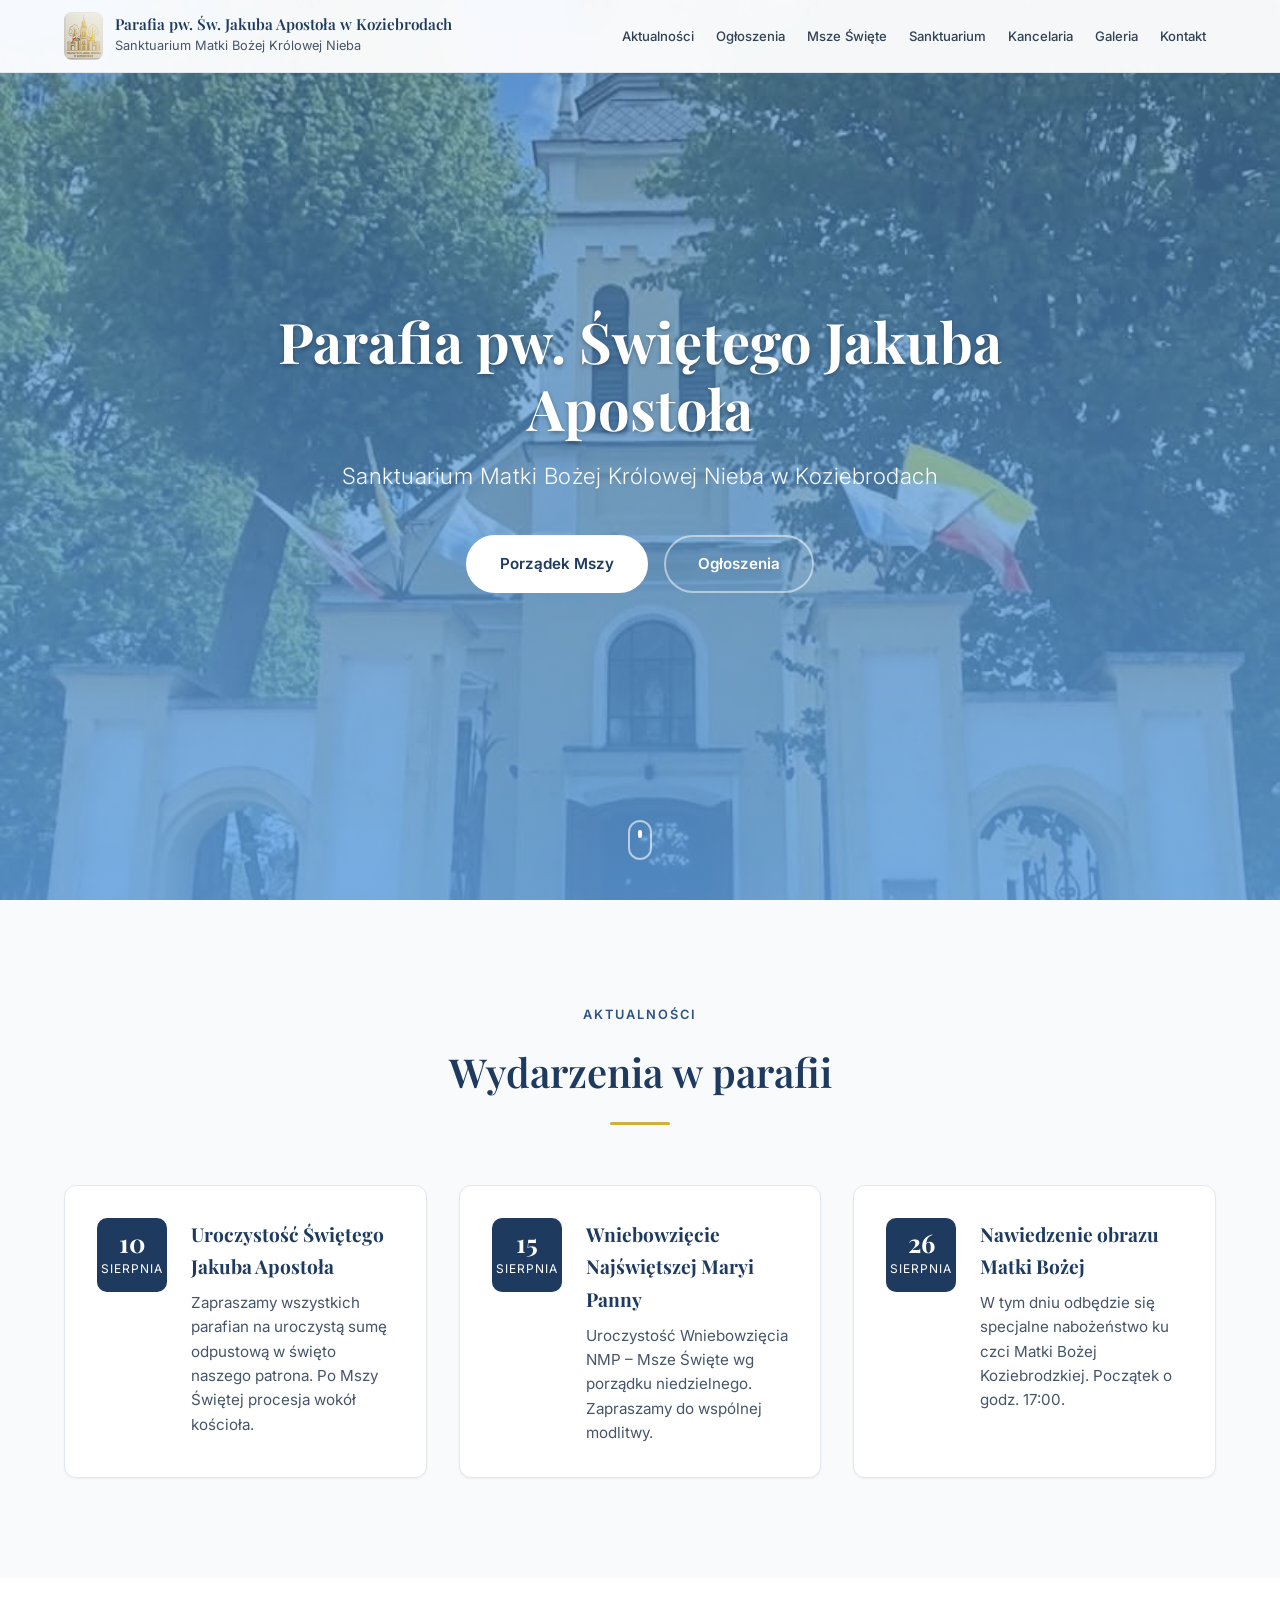
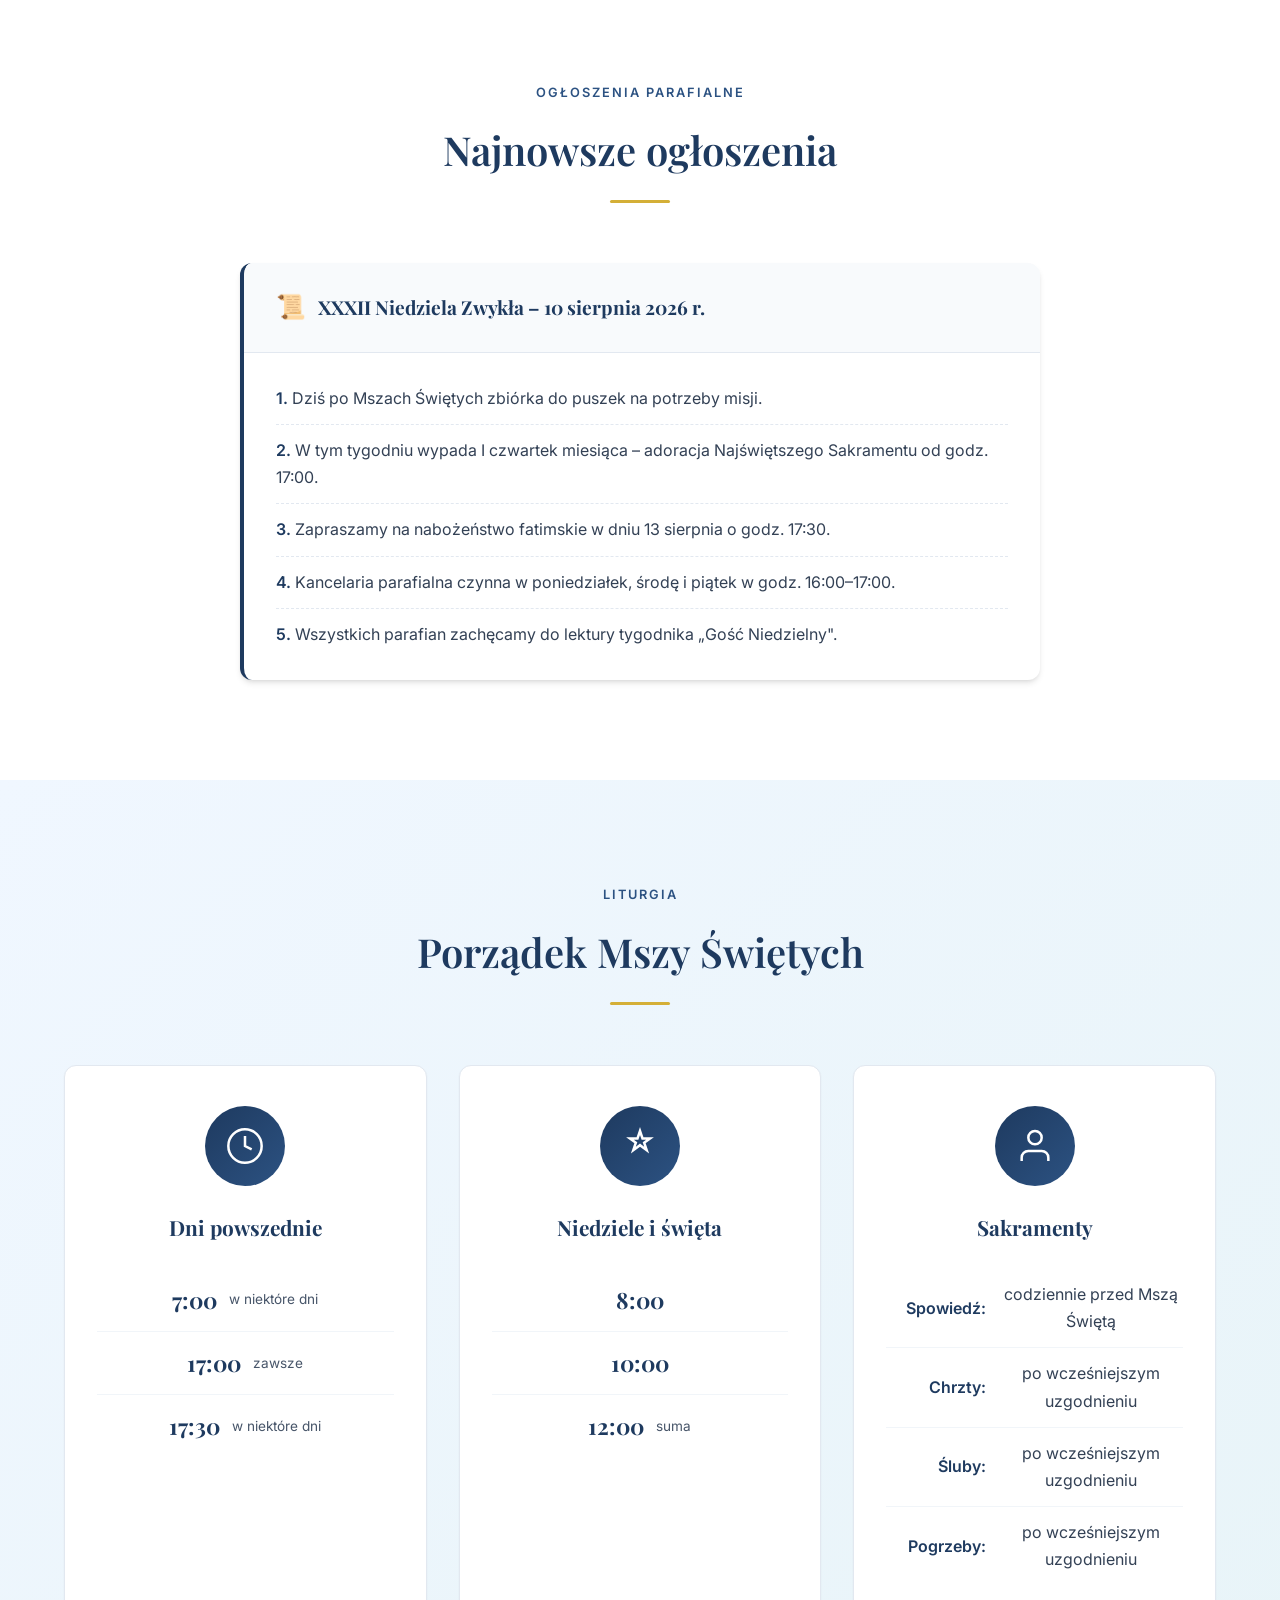
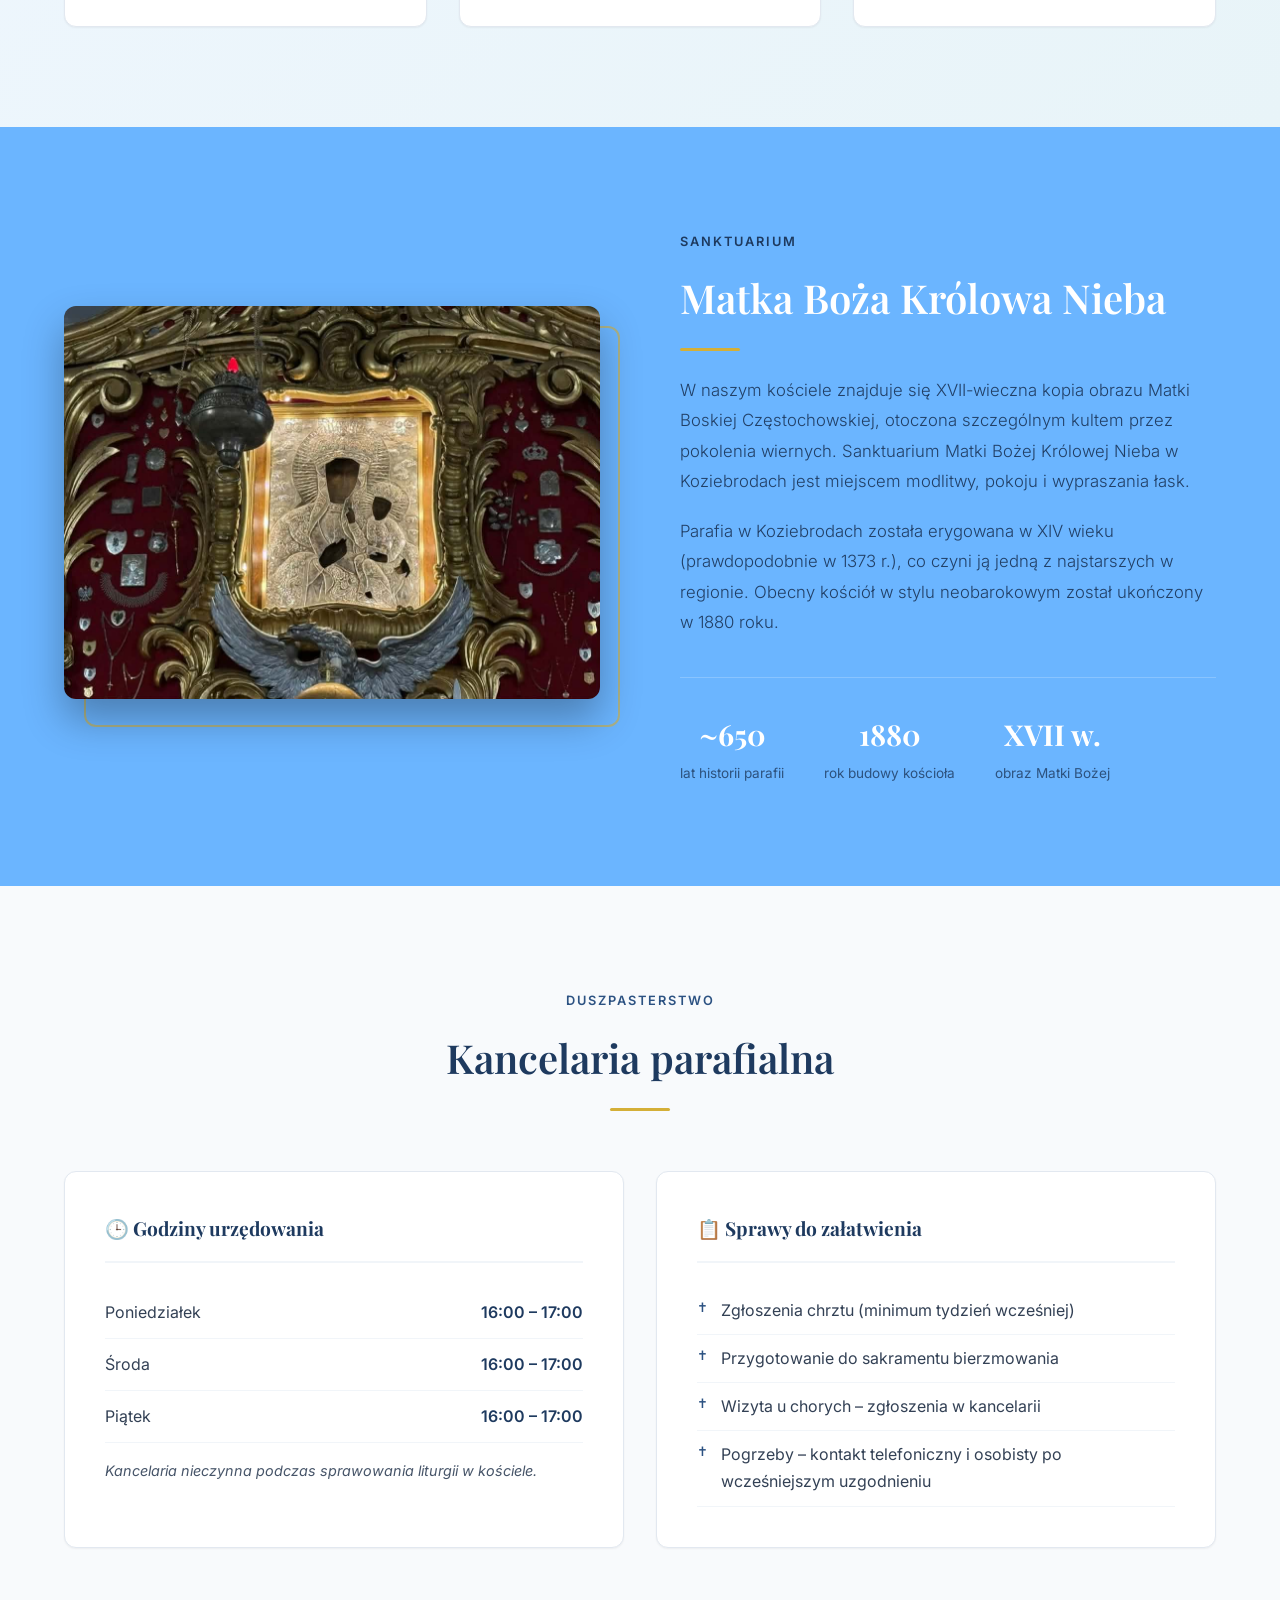
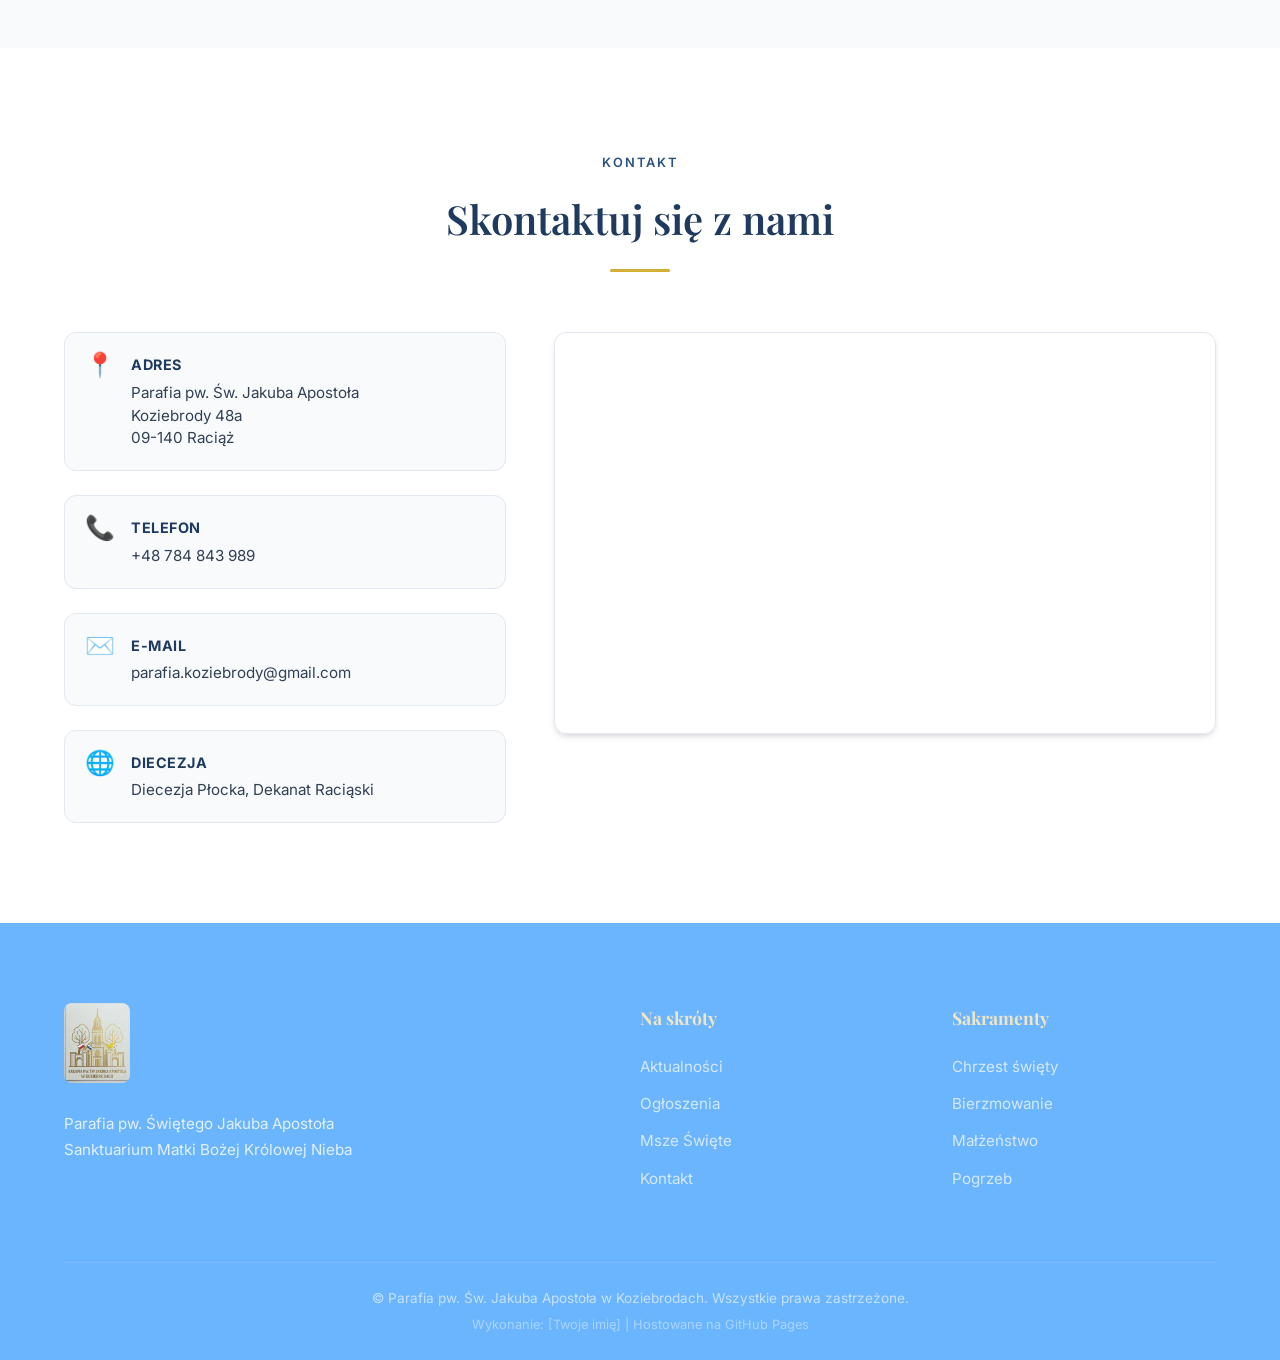
<file: index.html>
<!DOCTYPE html>
<html lang="pl">
<head>
    <meta charset="UTF-8">
    <meta name="viewport" content="width=device-width, initial-scale=1.0">
    <meta name="description" content="Parafia pw. Świętego Jakuba Apostoła w Koziebrodach. Sanktuarium Matki Bożej Królowej Nieba.">
    <title>Parafia pw. Św. Jakuba Apostoła w Koziebrodach</title>
    <link rel="preconnect" href="https://fonts.googleapis.com">
    <link href="https://fonts.googleapis.com/css2?family=Playfair+Display:wght@400;600;700&family=Inter:wght@300;400;500;600&display=swap" rel="stylesheet">
    <link rel="stylesheet" href="css/style.css">
<base target="_blank">
</head>
<body>
    <!-- Nawigacja -->
    <nav class="navbar" id="navbar">
        <div class="container nav-container">
            <a href="#" class="logo">
                <img src="images/logo.jpeg" alt="Logo Parafii Koziebrody">
                <div class="logo-text">
                    <span class="logo-title">Parafia pw. Św. Jakuba Apostoła w Koziebrodach</span>
                    <span class="logo-subtitle">Sanktuarium Matki Bożej Królowej Nieba</span>
                </div>
            </a>
            <button class="nav-toggle" id="navToggle" aria-label="Menu">
                <span></span><span></span><span></span>
            </button>
            <ul class="nav-menu" id="navMenu">
                <li><a href="#aktualnosci" class="nav-link">Aktualności</a></li>
                <li><a href="#ogloszenia" class="nav-link">Ogłoszenia</a></li>
                <li><a href="#msze" class="nav-link">Msze Święte</a></li>
                <li><a href="#sanktuarium" class="nav-link">Sanktuarium</a></li>
                <li><a href="#kancelaria" class="nav-link">Kancelaria</a></li>
                <li><a href="galeria.html" class="nav-link">Galeria</a></li>
                <li><a href="#kontakt" class="nav-link">Kontakt</a></li>
            </ul>
        </div>
    </nav>

    <!-- Hero Section -->
    <header class="hero">
        <div class="hero-overlay"></div>
        <div class="hero-image">
            <img src="images/widok-na-sanktuarium.jpeg" alt="Widok na Sanktuarium w Koziebrodach">
        </div>
        <div class="hero-content">
            <h1 class="hero-title">Parafia pw. Świętego Jakuba Apostoła</h1>
            <p class="hero-subtitle">Sanktuarium Matki Bożej Królowej Nieba w Koziebrodach</p>
            <div class="hero-cta">
                <a href="#msze" class="btn btn-primary">Porządek Mszy</a>
                <a href="#ogloszenia" class="btn btn-outline">Ogłoszenia</a>
            </div>
        </div>
        <div class="hero-scroll"><span></span></div>
    </header>

    <!-- Aktualności -->
    <section id="aktualnosci" class="section section-light">
        <div class="container">
            <div class="section-header">
                <span class="section-tag">Aktualności</span>
                <h2 class="section-title">Wydarzenia w parafii</h2>
                <div class="section-line"></div>
            </div>
            <div class="news-grid">
                <article class="news-card">
                    <div class="news-date">
                        <span class="day" id="admin-akt-1-dzien">10</span>
                        <span class="month" id="admin-akt-1-miesiac">sierpnia</span>
                    </div>
                    <div class="news-content">
                        <h3 id="admin-akt-1-tytul">Uroczystość Świętego Jakuba Apostoła</h3>
                        <p id="admin-akt-1-opis">Zapraszamy wszystkich parafian na uroczystą sumę odpustową w święto naszego patrona. Po Mszy Świętej procesja wokół kościoła.</p>
                    </div>
                </article>
                <article class="news-card">
                    <div class="news-date">
                        <span class="day" id="admin-akt-2-dzien">15</span>
                        <span class="month" id="admin-akt-2-miesiac">sierpnia</span>
                    </div>
                    <div class="news-content">
                        <h3 id="admin-akt-2-tytul">Wniebowzięcie Najświętszej Maryi Panny</h3>
                        <p id="admin-akt-2-opis">Uroczystość Wniebowzięcia NMP – Msze Święte wg porządku niedzielnego. Zapraszamy do wspólnej modlitwy.</p>
                    </div>
                </article>
                <article class="news-card">
                    <div class="news-date">
                        <span class="day" id="admin-akt-3-dzien">26</span>
                        <span class="month" id="admin-akt-3-miesiac">sierpnia</span>
                    </div>
                    <div class="news-content">
                        <h3 id="admin-akt-3-tytul">Nawiedzenie obrazu Matki Bożej</h3>
                        <p id="admin-akt-3-opis">W tym dniu odbędzie się specjalne nabożeństwo ku czci Matki Bożej Koziebrodzkiej. Początek o godz. 17:00.</p>
                    </div>
                </article>
            </div>
        </div>
    </section>

    <!-- Ogłoszenia -->
    <section id="ogloszenia" class="section">
        <div class="container">
            <div class="section-header">
                <span class="section-tag">Ogłoszenia parafialne</span>
                <h2 class="section-title">Najnowsze ogłoszenia</h2>
                <div class="section-line"></div>
            </div>
            <div class="announcement-box">
                <div class="announcement-header">
                    <span class="announcement-icon">📜</span>
                    <h3 id="admin-ogloszenia-tytul">XXXII Niedziela Zwykła – 10 sierpnia 2026 r.</h3>
                </div>
                <div class="announcement-body" id="admin-ogloszenia-tresc">
                    <p><strong>1.</strong> Dziś po Mszach Świętych zbiórka do puszek na potrzeby misji.</p>
                    <p><strong>2.</strong> W tym tygodniu wypada I czwartek miesiąca – adoracja Najświętszego Sakramentu od godz. 17:00.</p>
                    <p><strong>3.</strong> Zapraszamy na nabożeństwo fatimskie w dniu 13 sierpnia o godz. 17:30.</p>
                    <p><strong>4.</strong> Kancelaria parafialna czynna w poniedziałek, środę i piątek w godz. 16:00–17:00.</p>
                    <p><strong>5.</strong> Wszystkich parafian zachęcamy do lektury tygodnika „Gość Niedzielny".</p>
                </div>
            </div>
        </div>
    </section>

    <!-- Porządek Mszy -->
    <section id="msze" class="section section-alt">
        <div class="container">
            <div class="section-header">
                <span class="section-tag">Liturgia</span>
                <h2 class="section-title">Porządek Mszy Świętych</h2>
                <div class="section-line"></div>
            </div>
            <div class="mass-schedule">
                <div class="mass-card">
                    <div class="mass-icon">
                        <svg width="40" height="40" viewBox="0 0 24 24" fill="none" stroke="currentColor" stroke-width="1.5"><circle cx="12" cy="12" r="10"/><path d="M12 6v6l4 2"/></svg>
                    </div>
                    <h3>Dni powszednie</h3>
                    <ul class="mass-list" id="admin-msze-powszednie">
                        <li><span class="mass-time">7:00</span> <span class="mass-note">w niektóre dni</span></li>
                        <li><span class="mass-time">17:00</span> <span class="mass-note">zawsze</span></li>
                        <li><span class="mass-time">17:30</span> <span class="mass-note">w niektóre dni</span></li>
                    </ul>
                </div>
                <div class="mass-card">
                    <div class="mass-icon">
                        <svg width="40" height="40" viewBox="0 0 24 24" fill="none" stroke="currentColor" stroke-width="1.5"><path d="M12 3l1.5 4.5h4.5l-3.5 2.5 1.5 4.5-4-3-4 3 1.5-4.5-3.5-2.5h4.5z"/></svg>
                    </div>
                    <h3>Niedziele i święta</h3>
                    <ul class="mass-list" id="admin-msze-niedziele">
                        <li><span class="mass-time">8:00</span></li>
                        <li><span class="mass-time">10:00</span></li>
                        <li><span class="mass-time">12:00</span> <span class="mass-note">suma</span></li>
                    </ul>
                </div>
                <div class="mass-card">
                    <div class="mass-icon">
                        <svg width="40" height="40" viewBox="0 0 24 24" fill="none" stroke="currentColor" stroke-width="1.5"><path d="M20 21v-2a4 4 0 00-4-4H8a4 4 0 00-4 4v2"/><circle cx="12" cy="7" r="4"/></svg>
                    </div>
                    <h3>Sakramenty</h3>
                    <ul class="mass-list" id="admin-msze-sakramenty">
                        <li><span class="mass-label">Spowiedź:</span> <span>codziennie przed Mszą Świętą</span></li>
                        <li><span class="mass-label">Chrzty:</span> <span>po wcześniejszym uzgodnieniu</span></li>
                        <li><span class="mass-label">Śluby:</span> <span>po wcześniejszym uzgodnieniu</span></li>
                        <li><span class="mass-label">Pogrzeby:</span> <span>po wcześniejszym uzgodnieniu</span></li>
                    </ul>
                </div>
            </div>
        </div>
    </section>

    <!-- Sanktuarium -->
    <section id="sanktuarium" class="section section-sacred">
        <div class="container">
            <div class="sacred-grid">
                <div class="sacred-image">
                    <img src="images/obraz-matki-boskiej2.jpeg" alt="Obraz Matki Bożej Królowej Nieba w Koziebrodach">
                    <div class="sacred-frame"></div>
                </div>
                <div class="sacred-content">
                    <span class="section-tag">Sanktuarium</span>
                    <h2 class="section-title">Matka Boża Królowa Nieba</h2>
                    <div class="section-line"></div>
                    <p class="sacred-text">W naszym kościele znajduje się XVII-wieczna kopia obrazu Matki Boskiej Częstochowskiej, otoczona szczególnym kultem przez pokolenia wiernych. Sanktuarium Matki Bożej Królowej Nieba w Koziebrodach jest miejscem modlitwy, pokoju i wypraszania łask.</p>
                    <p class="sacred-text">Parafia w Koziebrodach została erygowana w XIV wieku (prawdopodobnie w 1373 r.), co czyni ją jedną z najstarszych w regionie. Obecny kościół w stylu neobarokowym został ukończony w 1880 roku.</p>
                    <div class="sacred-stats">
                        <div class="stat"><span class="stat-number">~650</span><span class="stat-label">lat historii parafii</span></div>
                        <div class="stat"><span class="stat-number">1880</span><span class="stat-label">rok budowy kościoła</span></div>
                        <div class="stat"><span class="stat-number">XVII w.</span><span class="stat-label">obraz Matki Bożej</span></div>
                    </div>
                </div>
            </div>
        </div>
    </section>

    <!-- Kancelaria -->
    <section id="kancelaria" class="section section-light">
        <div class="container">
            <div class="section-header">
                <span class="section-tag">Duszpasterstwo</span>
                <h2 class="section-title">Kancelaria parafialna</h2>
                <div class="section-line"></div>
            </div>
            <div class="office-grid">
                <div class="office-card">
                    <h3>🕒 Godziny urzędowania</h3>
                    <table class="office-hours">
                        <tr><td>Poniedziałek</td><td id="admin-kancelaria-pon">16:00 – 17:00</td></tr>
                        <tr><td>Środa</td><td id="admin-kancelaria-sro">16:00 – 17:00</td></tr>
                        <tr><td>Piątek</td><td id="admin-kancelaria-pt">16:00 – 17:00</td></tr>
                    </table>
                    <p class="office-note" id="admin-kancelaria-notatka">Kancelaria nieczynna podczas sprawowania liturgii w kościele.</p>
                </div>
                <div class="office-card">
                    <h3>📋 Sprawy do załatwienia</h3>
                    <ul class="office-list" id="admin-kancelaria-sprawy">
                        <li>Zgłoszenia chrztu (minimum tydzień wcześniej)</li>
                        <li>Przygotowanie do sakramentu bierzmowania</li>
                        <li>Wizyta u chorych – zgłoszenia w kancelarii</li>
                        <li>Pogrzeby – kontakt telefoniczny i osobisty po wcześniejszym uzgodnieniu</li>
                    </ul>
                </div>
            </div>
        </div>
    </section>

    <!-- Kontakt -->
    <section id="kontakt" class="section">
        <div class="container">
            <div class="section-header">
                <span class="section-tag">Kontakt</span>
                <h2 class="section-title">Skontaktuj się z nami</h2>
                <div class="section-line"></div>
            </div>
            <div class="contact-grid">
                <div class="contact-info">
                    <div class="contact-item">
                        <span class="contact-icon">📍</span>
                        <div><strong>Adres</strong><p id="admin-kontakt-adres">Parafia pw. Św. Jakuba Apostoła<br>Koziebrody 48a<br>09-140 Raciąż</p></div>
                    </div>
                    <div class="contact-item">
                        <span class="contact-icon">📞</span>
                        <div><strong>Telefon</strong><p id="admin-kontakt-telefon">+48 784 843 989</p></div>
                    </div>
                    <div class="contact-item">
                        <span class="contact-icon">✉️</span>
                        <div><strong>E-mail</strong><p id="admin-kontakt-email">parafia.koziebrody@gmail.com</p></div>
                    </div>
                    <div class="contact-item">
                        <span class="contact-icon">🌐</span>
                        <div><strong>Diecezja</strong><p id="admin-kontakt-diecezja">Diecezja Płocka, Dekanat Raciąski</p></div>
                    </div>
                </div>
                <div class="contact-map">
                    <iframe src="https://www.openstreetmap.org/export/embed.html?bbox=19.97%2C52.79%2C20.02%2C52.82&layer=mapnik&marker=52.8028%2C19.9944" width="100%" height="400" style="border:0; border-radius: 12px;" allowfullscreen="" loading="lazy"></iframe>
                </div>
            </div>
        </div>
    </section>

    <!-- Stopka -->
    <footer class="footer">
        <div class="container">
            <div class="footer-content">
                <div class="footer-brand">
                    <img src="images/logo.jpeg" alt="Logo" class="footer-logo">
                    <p>Parafia pw. Świętego Jakuba Apostoła<br>Sanktuarium Matki Bożej Królowej Nieba</p>
                </div>
                <div class="footer-links">
                    <h4>Na skróty</h4>
                    <ul>
                        <li><a href="#aktualnosci">Aktualności</a></li>
                        <li><a href="#ogloszenia">Ogłoszenia</a></li>
                        <li><a href="#msze">Msze Święte</a></li>
                        <li><a href="#kontakt">Kontakt</a></li>
                    </ul>
                </div>
                <div class="footer-links">
                    <h4>Sakramenty</h4>
                    <ul>
                        <li><a href="#kancelaria">Chrzest święty</a></li>
                        <li><a href="#kancelaria">Bierzmowanie</a></li>
                        <li><a href="#kancelaria">Małżeństwo</a></li>
                        <li><a href="#kancelaria">Pogrzeb</a></li>
                    </ul>
                </div>
            </div>
            <div class="footer-bottom">
                <p>© <span id="admin-year"></span> Parafia pw. Św. Jakuba Apostoła w Koziebrodach. Wszystkie prawa zastrzeżone.</p>
                <p class="footer-credit">Wykonanie: [Twoje imię] | Hostowane na GitHub Pages</p>
            </div>
        </div>
    </footer>

    <script src="js/main.js"></script>
    <script>
    // Panel admina – nadpisywanie treści z localStorage (podgląd na żywo)
    (function(){
        try {
            var d = JSON.parse(localStorage.getItem('parafiaAdminData') || '{}');
            if(!d || Object.keys(d).length === 0) return;
            function set(id, html) { var el = document.getElementById(id); if(el) el.innerHTML = html; }
            function setTxt(id, txt) { var el = document.getElementById(id); if(el) el.textContent = txt; }
            set('admin-kontakt-adres', d.kontaktAdres);
            setTxt('admin-kontakt-telefon', d.kontaktTelefon);
            setTxt('admin-kontakt-email', d.kontaktEmail);
            setTxt('admin-kontakt-diecezja', d.kontaktDiecezja);
            setTxt('admin-kancelaria-pon', d.kancelariaPon);
            setTxt('admin-kancelaria-sro', d.kancelariaSro);
            setTxt('admin-kancelaria-pt', d.kancelariaPt);
            setTxt('admin-kancelaria-notatka', d.kancelariaNotatka);
            set('admin-kancelaria-sprawy', d.kancelariaSprawy);
            set('admin-msze-powszednie', d.mszePowszednie);
            set('admin-msze-niedziele', d.mszeNiedziele);
            set('admin-msze-sakramenty', d.mszeSakramenty);
            setTxt('admin-ogloszenia-tytul', d.ogloszeniaTytul);
            set('admin-ogloszenia-tresc', d.ogloszeniaTresc);
            setTxt('admin-akt-1-dzien', d.akt1Dzien); setTxt('admin-akt-1-miesiac', d.akt1Miesiac);
            setTxt('admin-akt-1-tytul', d.akt1Tytul); set('admin-akt-1-opis', d.akt1Opis);
            setTxt('admin-akt-2-dzien', d.akt2Dzien); setTxt('admin-akt-2-miesiac', d.akt2Miesiac);
            setTxt('admin-akt-2-tytul', d.akt2Tytul); set('admin-akt-2-opis', d.akt2Opis);
            setTxt('admin-akt-3-dzien', d.akt3Dzien); setTxt('admin-akt-3-miesiac', d.akt3Miesiac);
            setTxt('admin-akt-3-tytul', d.akt3Tytul); set('admin-akt-3-opis', d.akt3Opis);
        } catch(e){ console.error('Admin data load error', e); }
    })();
    </script>
</body>
</html>
</file>
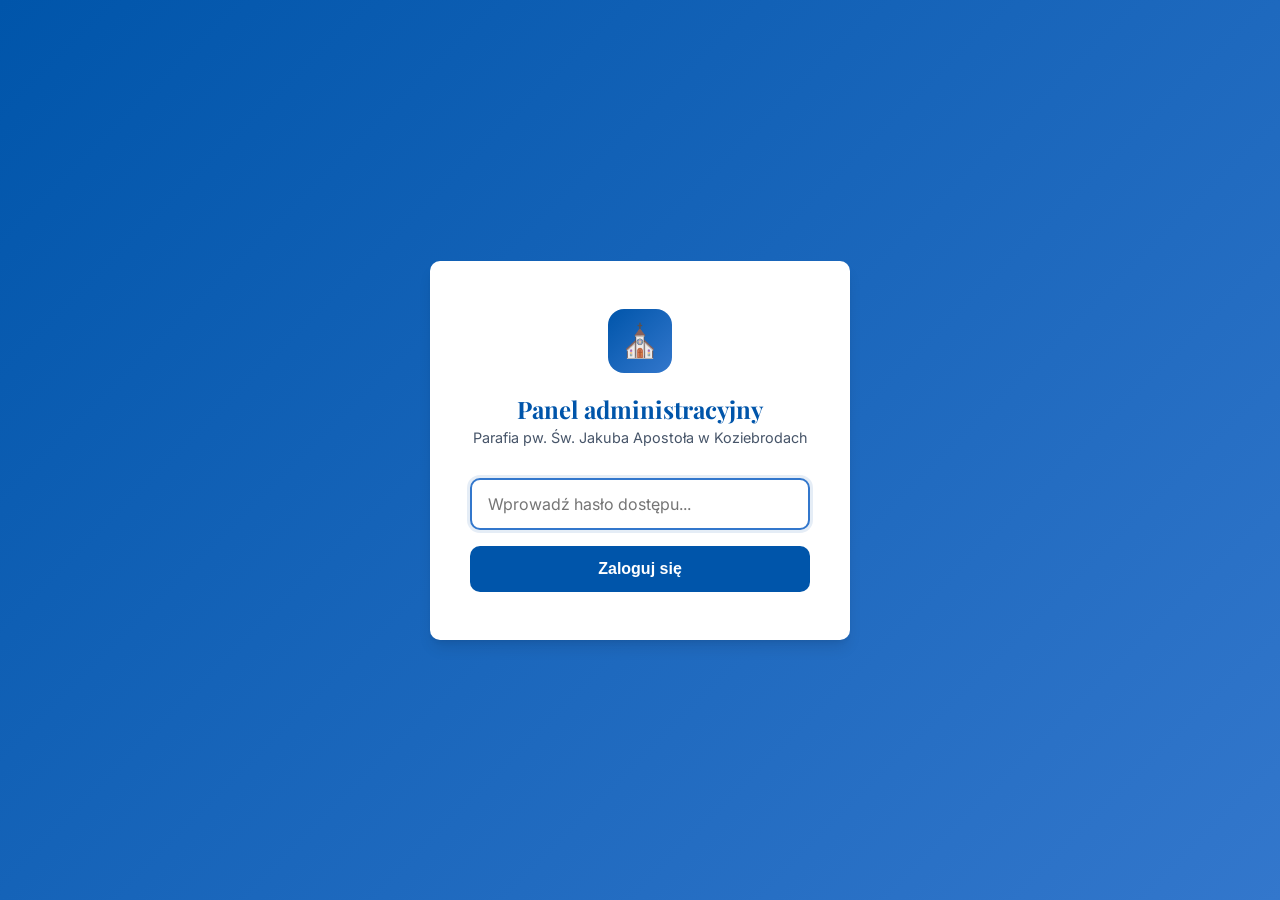
<file: admin.html>
<!DOCTYPE html>
<html lang="pl">
<head>
<meta charset="UTF-8">
<meta name="viewport" content="width=device-width, initial-scale=1.0">
<title>Panel administracyjny – Parafia Koziebrody</title>
<link href="https://fonts.googleapis.com/css2?family=Playfair+Display:wght@400;600;700&family=Inter:wght@300;400;500;600&display=swap" rel="stylesheet">
<style>
:root {
    --primary: #0055AA;
    --primary-dark: #004488;
    --primary-light: #3377CC;
    --accent: #d4af37;
    --accent-light: #f0e6c3;
    --white: #ffffff;
    --gray-50: #f8fafc;
    --gray-100: #f1f5f9;
    --gray-200: #e2e8f0;
    --gray-400: #94a3b8;
    --gray-600: #475569;
    --gray-700: #334155;
    --gray-800: #1e293b;
    --danger: #dc2626;
    --success: #16a34a;
    --font-heading: 'Playfair Display', Georgia, serif;
    --font-body: 'Inter', sans-serif;
    --radius: 10px;
    --shadow: 0 4px 6px -1px rgb(0 0 0 / 0.1), 0 2px 4px -2px rgb(0 0 0 / 0.1);
    --shadow-lg: 0 10px 15px -3px rgb(0 0 0 / 0.1), 0 4px 6px -4px rgb(0 0 0 / 0.1);
}
* { margin: 0; padding: 0; box-sizing: border-box; }
body { font-family: var(--font-body); background: var(--gray-100); color: var(--gray-800); min-height: 100vh; }

/* ===== LOGIN ===== */
.login-screen {
    display: flex; align-items: center; justify-content: center;
    min-height: 100vh; background: linear-gradient(135deg, var(--primary) 0%, var(--primary-light) 100%);
    padding: 20px;
}
.login-box {
    background: var(--white); padding: 48px 40px; border-radius: var(--radius);
    box-shadow: var(--shadow-lg); width: 100%; max-width: 420px; text-align: center;
}
.login-box .logo-icon {
    width: 64px; height: 64px; background: linear-gradient(135deg, var(--primary), var(--primary-light));
    border-radius: 16px; display: flex; align-items: center; justify-content: center;
    margin: 0 auto 20px; color: white; font-size: 2rem;
}
.login-box h1 {
    font-family: var(--font-heading); font-size: 1.5rem; color: var(--primary); margin-bottom: 4px;
}
.login-box .subtitle { color: var(--gray-600); font-size: 0.9rem; margin-bottom: 32px; }
.login-box input {
    width: 100%; padding: 14px 16px; border: 2px solid var(--gray-200); border-radius: var(--radius);
    font-size: 1rem; font-family: inherit; margin-bottom: 16px; transition: all .2s;
}
.login-box input:focus { outline: none; border-color: var(--primary-light); box-shadow: 0 0 0 3px rgba(0,85,170,0.1); }
.login-box button {
    width: 100%; padding: 14px; background: var(--primary); color: white; border: none;
    border-radius: var(--radius); font-size: 1rem; font-weight: 600; cursor: pointer;
    transition: all .2s;
}
.login-box button:hover { background: var(--primary-dark); transform: translateY(-1px); }
.login-error {
    color: var(--danger); font-size: 0.85rem; margin-top: 12px; display: none;
}

/* ===== ADMIN PANEL ===== */
.admin-panel { display: none; min-height: 100vh; }
.admin-header {
    background: var(--white); border-bottom: 1px solid var(--gray-200);
    padding: 0 24px; position: sticky; top: 0; z-index: 100;
}
.admin-header-inner {
    max-width: 1400px; margin: 0 auto; display: flex;
    align-items: center; justify-content: space-between; height: 64px;
}
.admin-header .brand {
    display: flex; align-items: center; gap: 12px;
    font-family: var(--font-heading); font-size: 1.1rem; color: var(--primary); font-weight: 600;
}
.admin-header .brand-icon {
    width: 36px; height: 36px; background: var(--primary); color: white;
    border-radius: 8px; display: flex; align-items: center; justify-content: center; font-size: 1.1rem;
}
.admin-actions { display: flex; gap: 10px; align-items: center; }
.admin-actions button, .admin-actions a {
    padding: 8px 16px; border-radius: 6px; font-size: 0.85rem; font-weight: 500;
    cursor: pointer; text-decoration: none; display: inline-flex; align-items: center; gap: 6px;
    transition: all .2s; border: 1px solid transparent;
}
.btn-save { background: var(--primary); color: white; border-color: var(--primary); }
.btn-save:hover { background: var(--primary-dark); }
.btn-preview { background: var(--white); color: var(--primary); border-color: var(--gray-200); }
.btn-preview:hover { background: var(--gray-50); border-color: var(--primary-light); }
.btn-download { background: var(--success); color: white; border-color: var(--success); }
.btn-download:hover { background: #15803d; }
.btn-logout { background: transparent; color: var(--gray-600); border-color: var(--gray-200); }
.btn-logout:hover { color: var(--danger); border-color: var(--danger); }

.admin-body {
    max-width: 1400px; margin: 0 auto; display: grid;
    grid-template-columns: 260px 1fr; min-height: calc(100vh - 65px);
}
.admin-sidebar {
    background: var(--white); border-right: 1px solid var(--gray-200); padding: 24px 0;
}
.admin-sidebar nav { display: flex; flex-direction: column; gap: 2px; padding: 0 12px; }
.admin-sidebar a {
    padding: 10px 14px; border-radius: 8px; text-decoration: none; color: var(--gray-700);
    font-size: 0.9rem; font-weight: 500; display: flex; align-items: center; gap: 10px;
    transition: all .15s; cursor: pointer;
}
.admin-sidebar a:hover, .admin-sidebar a.active {
    background: var(--gray-50); color: var(--primary);
}
.admin-sidebar a.active { background: rgba(0,85,170,0.06); font-weight: 600; }
.admin-sidebar .nav-icon { font-size: 1.1rem; width: 24px; text-align: center; }

.admin-content { padding: 32px; overflow-y: auto; }
.admin-content h2 {
    font-family: var(--font-heading); font-size: 1.4rem; color: var(--primary);
    margin-bottom: 6px;
}
.admin-content .section-desc { color: var(--gray-600); font-size: 0.9rem; margin-bottom: 28px; }

/* Forms */
.form-grid {
    display: grid; grid-template-columns: repeat(auto-fit, minmax(320px, 1fr)); gap: 24px;
}
.form-card {
    background: var(--white); border-radius: var(--radius); padding: 28px;
    border: 1px solid var(--gray-200); box-shadow: var(--shadow);
}
.form-card h3 {
    font-family: var(--font-heading); font-size: 1.05rem; color: var(--primary);
    margin-bottom: 20px; padding-bottom: 12px; border-bottom: 2px solid var(--gray-100);
    display: flex; align-items: center; gap: 8px;
}
.form-group { margin-bottom: 18px; }
.form-group:last-child { margin-bottom: 0; }
.form-group label {
    display: block; font-size: 0.8rem; font-weight: 600; color: var(--gray-700);
    text-transform: uppercase; letter-spacing: 0.5px; margin-bottom: 6px;
}
.form-group input, .form-group textarea, .form-group select {
    width: 100%; padding: 10px 14px; border: 1.5px solid var(--gray-200);
    border-radius: 8px; font-family: inherit; font-size: 0.95rem; color: var(--gray-800);
    transition: all .2s; background: var(--white);
}
.form-group input:focus, .form-group textarea:focus, .form-group select:focus {
    outline: none; border-color: var(--primary-light); box-shadow: 0 0 0 3px rgba(0,85,170,0.08);
}
.form-group textarea { resize: vertical; min-height: 80px; line-height: 1.5; }
.form-group .hint {
    font-size: 0.78rem; color: var(--gray-400); margin-top: 4px;
}
.form-group .hint code {
    background: var(--gray-100); padding: 1px 5px; border-radius: 4px; font-size: 0.75rem;
}

/* Aktualności cards */
.akt-card {
    background: var(--white); border-radius: var(--radius); padding: 24px;
    border: 1px solid var(--gray-200); box-shadow: var(--shadow); margin-bottom: 20px;
}
.akt-card h4 {
    font-family: var(--font-heading); font-size: 1rem; color: var(--primary);
    margin-bottom: 16px; display: flex; align-items: center; gap: 8px;
}
.akt-card h4 span { background: var(--primary); color: white; width: 24px; height: 24px; border-radius: 50%; display: flex; align-items: center; justify-content: center; font-size: 0.75rem; font-family: var(--font-body); }
.akt-grid { display: grid; grid-template-columns: 80px 1fr; gap: 16px; }
.akt-grid .form-group:first-child { grid-column: 1; }
.akt-grid .form-group:nth-child(2) { grid-column: 2; }
.akt-grid .form-group:nth-child(3),
.akt-grid .form-group:nth-child(4) { grid-column: 1 / -1; }

/* Toast */
.toast {
    position: fixed; bottom: 24px; right: 24px; background: var(--gray-800); color: white;
    padding: 14px 24px; border-radius: var(--radius); font-size: 0.9rem; font-weight: 500;
    box-shadow: var(--shadow-lg); transform: translateY(100px); opacity: 0;
    transition: all .4s cubic-bezier(0.4,0,0.2,1); z-index: 9999; display: flex; align-items: center; gap: 10px;
}
.toast.show { transform: translateY(0); opacity: 1; }
.toast.success { background: var(--success); }
.toast.error { background: var(--danger); }

/* Responsive */
@media (max-width: 900px) {
    .admin-body { grid-template-columns: 1fr; }
    .admin-sidebar { display: none; }
    .admin-header-inner { flex-wrap: wrap; height: auto; padding: 12px 0; gap: 10px; }
    .admin-actions { width: 100%; justify-content: flex-end; }
    .form-grid { grid-template-columns: 1fr; }
}
</style>
<base target="_blank">
<base target="_blank">
</head>
<body>

<!-- LOGIN SCREEN -->
<div class="login-screen" id="loginScreen">
    <div class="login-box">
        <div class="logo-icon">⛪</div>
        <h1>Panel administracyjny</h1>
        <p class="subtitle">Parafia pw. Św. Jakuba Apostoła w Koziebrodach</p>
        <input type="password" id="loginPass" placeholder="Wprowadź hasło dostępu..." onkeydown="if(event.key==='Enter')doLogin()">
        <button onclick="doLogin()">Zaloguj się</button>
        <p class="login-error" id="loginError">Nieprawidłowe hasło. Spróbuj ponownie.</p>
    </div>
</div>

<!-- ADMIN PANEL -->
<div class="admin-panel" id="adminPanel">
    <header class="admin-header">
        <div class="admin-header-inner">
            <div class="brand">
                <div class="brand-icon">⚙</div>
                <span>Panel admina – Parafia Koziebrody</span>
            </div>
            <div class="admin-actions">
                <button class="btn-save" onclick="saveData()">💾 Zapisz w przeglądarce</button>
                <a class="btn-preview" href="index.html" target="_blank">👁 Podgląd strony</a>
                <button class="btn-download" onclick="downloadIndex()">⬇ Pobierz index.html</button>
                <button class="btn-logout" onclick="doLogout()">Wyloguj</button>
            </div>
        </div>
    </header>

    <div class="admin-body">
        <aside class="admin-sidebar">
            <nav>
                <a href="#sec-kontakt" class="nav-link active" onclick="showSection('kontakt',this)"><span class="nav-icon">📧</span> Kontakt</a>
                <a href="#sec-kancelaria" class="nav-link" onclick="showSection('kancelaria',this)"><span class="nav-icon">🕒</span> Kancelaria</a>
                <a href="#sec-msze" class="nav-link" onclick="showSection('msze',this)"><span class="nav-icon">✝</span> Msze Święte</a>
                <a href="#sec-ogloszenia" class="nav-link" onclick="showSection('ogloszenia',this)"><span class="nav-icon">📜</span> Ogłoszenia</a>
                <a href="#sec-aktualnosci" class="nav-link" onclick="showSection('aktualnosci',this)"><span class="nav-icon">📰</span> Aktualności</a>
                <a href="#sec-galeria" class="nav-link" onclick="showSection('galeria',this)"><span class="nav-icon">🖼️</span> Galeria</a>
            </nav>
        </aside>

        <main class="admin-content">

            <!-- GALERIA -->
            <div id="sec-galeria" class="admin-section" style="display:none">
                <h2>🖼️ Galeria zdjęć</h2>
                <p class="section-desc">Dodawaj albumy ze zdjęciami z wydarzeń parafialnych. Zdjęcia wrzucaj na GitHuba do folderu <code>images/galeria/</code>.</p>

                <div class="form-grid">
                    <div class="form-card" style="grid-column: 1 / -1; max-width: 900px;">
                        <h3>🖼️ Edytor albumów</h3>
                        <div class="form-group">
                            <label>Albumy (format poniżej)</label>
                            <textarea id="f-galeria-albumy" rows="16" style="font-family: monospace; font-size: 0.85rem;">Uroczystość odpustowa|10 sierpnia 2026
odpust-1.jpg|Procesja wokół kościoła
odpust-2.jpg|Msza Święta odpustowa
odpust-3.jpg|Parafianie podczas uroczystości

Nabożeństwo fatimskie|13 sierpnia 2026
fatima-1.jpg|Modlitwa różańcowa
fatima-2.jpg|Procesja różańcowa</textarea>
                            <p class="hint">
                                <strong>Format:</strong> Pusta linia oddziela albumy.<br>
                                <strong>Pierwsza linia albumu:</strong> <code>Tytuł albumu|Data</code><br>
                                <strong>Kolejne linie:</strong> <code>nazwa_pliku.jpg|Opis zdjęcia</code><br>
                                Zdjęcia muszą być wgrane na GitHuba do folderu <code>images/galeria/</code>.
                            </p>
                        </div>
                        <div style="display: flex; gap: 10px; margin-top: 16px;">
                            <button class="btn-save" onclick="generateGalleryHtml()" style="padding: 10px 20px; border-radius: 8px; border: none; background: var(--primary); color: white; font-weight: 600; cursor: pointer;">🔧 Generuj HTML albumów</button>
                            <button class="btn-download" onclick="downloadGalleryHtml()" style="padding: 10px 20px; border-radius: 8px; border: none; background: var(--success); color: white; font-weight: 600; cursor: pointer;">⬇ Pobierz galeria.html</button>
                        </div>
                        <div class="form-group" style="margin-top: 20px;">
                            <label>Wygenerowany kod HTML (skopiuj i wklej do pliku galeria.html)</label>
                            <textarea id="f-galeria-wygenerowane" rows="12" readonly style="font-family: monospace; font-size: 0.8rem; background: var(--gray-50);" placeholder="Kliknij „Generuj HTML albumów" aby wygenerować kod..."></textarea>
                        </div>
                    </div>
                </div>
            </div>

            <!-- KONTAKT -->
            <div id="sec-kontakt" class="admin-section">
                <h2>📧 Dane kontaktowe</h2>
                <p class="section-desc">Edytuj informacje kontaktowe wyświetlane w stopce i na stronie głównej.</p>
                <div class="form-grid">
                    <div class="form-card">
                        <h3>📍 Adres i lokalizacja</h3>
                        <div class="form-group">
                            <label>Adres parafii</label>
                            <textarea id="f-kontakt-adres" rows="3">Parafia pw. Św. Jakuba Apostoła
Koziebrody 48a
09-140 Raciąż</textarea>
                            <p class="hint">Każda linia będzie wyświetlana osobno. Użyj <code>&lt;br&gt;</code> jeśli potrzebujesz dodatkowej przerwy.</p>
                        </div>
                        <div class="form-group">
                            <label>Diecezja / dekanat</label>
                            <input type="text" id="f-kontakt-diecezja" value="Diecezja Płocka, Dekanat Raciąski">
                        </div>
                    </div>
                    <div class="form-card">
                        <h3>📞 Telefon i e-mail</h3>
                        <div class="form-group">
                            <label>Numer telefonu</label>
                            <input type="text" id="f-kontakt-telefon" value="+48 784 843 989">
                        </div>
                        <div class="form-group">
                            <label>Adres e-mail</label>
                            <input type="text" id="f-kontakt-email" value="parafia.koziebrody@gmail.com">
                        </div>
                    </div>
                </div>
            </div>

            <!-- KANCELARIA -->
            <div id="sec-kancelaria" class="admin-section" style="display:none">
                <h2>🕒 Kancelaria parafialna</h2>
                <p class="section-desc">Godziny urzędowania, notatki i lista spraw do załatwienia.</p>
                <div class="form-grid">
                    <div class="form-card">
                        <h3>🕒 Godziny urzędowania</h3>
                        <div class="form-group">
                            <label>Poniedziałek</label>
                            <input type="text" id="f-kancelaria-pon" value="16:00 – 17:00">
                        </div>
                        <div class="form-group">
                            <label>Środa</label>
                            <input type="text" id="f-kancelaria-sro" value="16:00 – 17:00">
                        </div>
                        <div class="form-group">
                            <label>Piątek</label>
                            <input type="text" id="f-kancelaria-pt" value="16:00 – 17:00">
                        </div>
                        <div class="form-group">
                            <label>Notatka pod tabelą</label>
                            <input type="text" id="f-kancelaria-notatka" value="Kancelaria nieczynna podczas sprawowania liturgii w kościele.">
                        </div>
                    </div>
                    <div class="form-card">
                        <h3>📋 Sprawy do załatwienia</h3>
                        <div class="form-group">
                            <label>Lista spraw (każda linia = jeden punkt)</label>
                            <textarea id="f-kancelaria-sprawy" rows="8">Zgłoszenia chrztu (minimum tydzień wcześniej)
Przygotowanie do sakramentu bierzmowania
Wizyta u chorych – zgłoszenia w kancelarii
Pogrzeby – kontakt telefoniczny i osobisty po wcześniejszym uzgodnieniu</textarea>
                            <p class="hint">Każda linia zostanie automatycznie otoczona znacznikiem <code>&lt;li&gt;</code>.</p>
                        </div>
                    </div>
                </div>
            </div>

            <!-- MSZE -->
            <div id="sec-msze" class="admin-section" style="display:none">
                <h2>✝ Porządek Mszy Świętych</h2>
                <p class="section-desc">Edytuj godziny Mszy w dni powszednie, niedziele oraz informacje o sakramentach.</p>
                <div class="form-grid">
                    <div class="form-card">
                        <h3>🕐 Dni powszednie</h3>
                        <div class="form-group">
                            <label>Godziny Mszy (każda linia = jedna pozycja)</label>
                            <textarea id="f-msze-powszednie" rows="6">7:00 w niektóre dni
17:00 zawsze
17:30 w niektóre dni</textarea>
                            <p class="hint">Format: <code>godzina (opcjonalna notatka)</code>. Zostanie sformatowane jako lista z godziną wytłuszczoną.</p>
                        </div>
                    </div>
                    <div class="form-card">
                        <h3>⭐ Niedziele i święta</h3>
                        <div class="form-group">
                            <label>Godziny Mszy (każda linia = jedna pozycja)</label>
                            <textarea id="f-msze-niedziele" rows="6">8:00
10:00
12:00 suma</textarea>
                            <p class="hint">Wpisz same godziny – zostaną wyświetlone jako lista bez notatek.</p>
                        </div>
                    </div>
                    <div class="form-card">
                        <h3>✝ Sakramenty</h3>
                        <div class="form-group">
                            <label>Informacje o sakramentach (każda linia = jeden punkt)</label>
                            <textarea id="f-msze-sakramenty" rows="6">Spowiedź: codziennie przed Mszą Świętą
Chrzty: po wcześniejszym uzgodnieniu
Śluby: po wcześniejszym uzgodnieniu
Pogrzeby: po wcześniejszym uzgodnieniu</textarea>
                            <p class="hint">Format: <code>Nazwa: opis</code>. Zostanie sformatowane z etykietą i opisem.</p>
                        </div>
                    </div>
                </div>
            </div>

            <!-- OGŁOSZENIA -->
            <div id="sec-ogloszenia" class="admin-section" style="display:none">
                <h2>📜 Ogłoszenia parafialne</h2>
                <p class="section-desc">Najnowsze ogłoszenia wyświetlane na stronie głównej.</p>
                <div class="form-grid">
                    <div class="form-card" style="grid-column: 1 / -1; max-width: 800px;">
                        <h3>📜 Treść ogłoszeń</h3>
                        <div class="form-group">
                            <label>Tytuł ogłoszeń (np. numer niedzieli i data)</label>
                            <input type="text" id="f-ogloszenia-tytul" value="XXXII Niedziela Zwykła – 10 sierpnia 2026 r.">
                        </div>
                        <div class="form-group">
                            <label>Treść ogłoszeń (każda linia = jeden punkt)</label>
                            <textarea id="f-ogloszenia-tresc" rows="10">Dziś po Mszach Świętych zbiórka do puszek na potrzeby misji.
W tym tygodniu wypada I czwartek miesiąca – adoracja Najświętszego Sakramentu od godz. 17:00.
Zapraszamy na nabożeństwo fatimskie w dniu 13 sierpnia o godz. 17:30.
Kancelaria parafialna czynna w poniedziałek, środę i piątek w godz. 16:00–17:00.
Wszystkich parafian zachęcamy do lektury tygodnika „Gość Niedzielny".</textarea>
                            <p class="hint">Każda linia zostanie automatycznie ponumerowana i otoczona znacznikiem <code>&lt;p&gt;</code>. Nie musisz dodawać numeracji – system zrobi to za Ciebie.</p>
                        </div>
                    </div>
                </div>
            </div>

            <!-- AKTUALNOŚCI -->
            <div id="sec-aktualnosci" class="admin-section" style="display:none">
                <h2>📰 Aktualności / Wydarzenia</h2>
                <p class="section-desc">Trzy najważniejsze wydarzenia wyświetlane w sekcji „Aktualności" na stronie głównej.</p>

                <div class="akt-card">
                    <h4><span>1</span> Pierwsze wydarzenie</h4>
                    <div class="akt-grid">
                        <div class="form-group">
                            <label>Dzień (liczba)</label>
                            <input type="text" id="f-akt-1-dzien" value="10">
                        </div>
                        <div class="form-group">
                            <label>Miesiąc</label>
                            <input type="text" id="f-akt-1-miesiac" value="sierpnia">
                        </div>
                        <div class="form-group">
                            <label>Tytuł wydarzenia</label>
                            <input type="text" id="f-akt-1-tytul" value="Uroczystość Świętego Jakuba Apostoła">
                        </div>
                        <div class="form-group">
                            <label>Opis</label>
                            <textarea id="f-akt-1-opis" rows="2">Zapraszamy wszystkich parafian na uroczystą sumę odpustową w święto naszego patrona. Po Mszy Świętej procesja wokół kościoła.</textarea>
                        </div>
                    </div>
                </div>

                <div class="akt-card">
                    <h4><span>2</span> Drugie wydarzenie</h4>
                    <div class="akt-grid">
                        <div class="form-group">
                            <label>Dzień (liczba)</label>
                            <input type="text" id="f-akt-2-dzien" value="15">
                        </div>
                        <div class="form-group">
                            <label>Miesiąc</label>
                            <input type="text" id="f-akt-2-miesiac" value="sierpnia">
                        </div>
                        <div class="form-group">
                            <label>Tytuł wydarzenia</label>
                            <input type="text" id="f-akt-2-tytul" value="Wniebowzięcie Najświętszej Maryi Panny">
                        </div>
                        <div class="form-group">
                            <label>Opis</label>
                            <textarea id="f-akt-2-opis" rows="2">Uroczystość Wniebowzięcia NMP – Msze Święte wg porządku niedzielnego. Zapraszamy do wspólnej modlitwy.</textarea>
                        </div>
                    </div>
                </div>

                <div class="akt-card">
                    <h4><span>3</span> Trzecie wydarzenie</h4>
                    <div class="akt-grid">
                        <div class="form-group">
                            <label>Dzień (liczba)</label>
                            <input type="text" id="f-akt-3-dzien" value="26">
                        </div>
                        <div class="form-group">
                            <label>Miesiąc</label>
                            <input type="text" id="f-akt-3-miesiac" value="sierpnia">
                        </div>
                        <div class="form-group">
                            <label>Tytuł wydarzenia</label>
                            <input type="text" id="f-akt-3-tytul" value="Nawiedzenie obrazu Matki Bożej">
                        </div>
                        <div class="form-group">
                            <label>Opis</label>
                            <textarea id="f-akt-3-opis" rows="2">W tym dniu odbędzie się specjalne nabożeństwo ku czci Matki Bożej Koziebrodzkiej. Początek o godz. 17:00.</textarea>
                        </div>
                    </div>
                </div>
            </div>

        </main>
    </div>
</div>

<div class="toast" id="toast"></div>

<script>
// ===== HASŁO =====
const ADMIN_PASS = "B0sik@klu5EK#110826";

function doLogin() {
    const val = document.getElementById('loginPass').value.trim();
    if (val === ADMIN_PASS) {
        showPanel();
        try {
            localStorage.setItem('parafiaAdminLogged', '1');
        } catch(e) {
            console.log('localStorage niedostępny, ale panel działa');
        }
    } else {
        document.getElementById('loginError').style.display = 'block';
        document.getElementById('loginPass').value = '';
        document.getElementById('loginPass').focus();
    }
}
function doLogout() {
    localStorage.removeItem('parafiaAdminLogged');
    location.reload();
}
function showPanel() {
    document.getElementById('loginScreen').style.display = 'none';
    document.getElementById('adminPanel').style.display = 'block';
    loadData();
}

// ===== NAVIGATION =====
function showSection(id, el) {
    document.querySelectorAll('.admin-section').forEach(s => s.style.display = 'none');
    document.getElementById('sec-' + id).style.display = 'block';
    document.querySelectorAll('.nav-link').forEach(l => l.classList.remove('active'));
    if (el) el.classList.add('active');
}

// ===== DATA HELPERS =====
function getVal(id) { return document.getElementById(id).value; }
function setVal(id, v) { var el = document.getElementById(id); if(el && v!==null && v!==undefined) el.value = v; }

function linesToHtmlList(lines, type) {
    return lines.filter(function(l){ return l.trim() !== ''; }).map(function(line, i) {
        var l = line.trim();
        if (type === 'ogloszenia') {
            return '                    <p><strong>' + (i+1) + '.</strong> ' + escapeHtml(l) + '</p>';
        }
        if (type === 'sprawy') {
            return '                        <li>' + escapeHtml(l) + '</li>';
        }
        if (type === 'sakramenty') {
            var parts = l.split(':');
            if (parts.length >= 2) {
                return '                        <li><span class="mass-label">' + escapeHtml(parts[0].trim()) + ':</span> <span>' + escapeHtml(parts.slice(1).join(':').trim()) + '</span></li>';
            }
            return '                        <li>' + escapeHtml(l) + '</li>';
        }
        if (type === 'powszednie') {
            var m = l.match(/^(\[\d:]+)\s*(?:\(([^)]+)\))?\s*$/);
            if (m) {
                var note = m[2] ? '<span class="mass-note">(' + escapeHtml(m[2]) + ')</span>' : '';
                return '                        <li><span class="mass-time">' + escapeHtml(m[1]) + '</span> ' + note + '</li>';
            }
            return '                        <li>' + escapeHtml(l) + '</li>';
        }
        if (type === 'niedziele') {
            return '                        <li><span class="mass-time">' + escapeHtml(l) + '</span></li>';
        }
        return '                        <li>' + escapeHtml(l) + '</li>';
    }).join('\n');
}

function escapeHtml(text) {
    var div = document.createElement('div');
    div.textContent = text;
    return div.innerHTML;
}

function nl2br(str) {
    return escapeHtml(str).replace(/\n/g, '<br>');
}

// ===== SAVE / LOAD =====
function collectData() {
    return {
        kontaktAdres: getVal('f-kontakt-adres'),
        kontaktTelefon: getVal('f-kontakt-telefon'),
        kontaktEmail: getVal('f-kontakt-email'),
        kontaktDiecezja: getVal('f-kontakt-diecezja'),
        kancelariaPon: getVal('f-kancelaria-pon'),
        kancelariaSro: getVal('f-kancelaria-sro'),
        kancelariaPt: getVal('f-kancelaria-pt'),
        kancelariaNotatka: getVal('f-kancelaria-notatka'),
        kancelariaSprawy: getVal('f-kancelaria-sprawy'),
        mszePowszednie: getVal('f-msze-powszednie'),
        mszeNiedziele: getVal('f-msze-niedziele'),
        mszeSakramenty: getVal('f-msze-sakramenty'),
        ogloszeniaTytul: getVal('f-ogloszenia-tytul'),
        ogloszeniaTresc: getVal('f-ogloszenia-tresc'),
        akt1Dzien: getVal('f-akt-1-dzien'),
        akt1Miesiac: getVal('f-akt-1-miesiac'),
        akt1Tytul: getVal('f-akt-1-tytul'),
        akt1Opis: getVal('f-akt-1-opis'),
        akt2Dzien: getVal('f-akt-2-dzien'),
        akt2Miesiac: getVal('f-akt-2-miesiac'),
        akt2Tytul: getVal('f-akt-2-tytul'),
        akt2Opis: getVal('f-akt-2-opis'),
        akt3Dzien: getVal('f-akt-3-dzien'),
        akt3Miesiac: getVal('f-akt-3-miesiac'),
        akt3Tytul: getVal('f-akt-3-tytul'),
        akt3Opis: getVal('f-akt-3-opis')
    };
}

function saveData() {
    var data = collectData();
    localStorage.setItem('parafiaAdminData', JSON.stringify(data));
    showToast('✅ Zapisano w przeglądarce! Możesz teraz otworzyć podgląd strony.', 'success');
}

function loadData() {
    try {
        var d = JSON.parse(localStorage.getItem('parafiaAdminData') || '{}');
        if (!d || Object.keys(d).length === 0) return;
        setVal('f-kontakt-adres', d.kontaktAdres);
        setVal('f-kontakt-telefon', d.kontaktTelefon);
        setVal('f-kontakt-email', d.kontaktEmail);
        setVal('f-kontakt-diecezja', d.kontaktDiecezja);
        setVal('f-kancelaria-pon', d.kancelariaPon);
        setVal('f-kancelaria-sro', d.kancelariaSro);
        setVal('f-kancelaria-pt', d.kancelariaPt);
        setVal('f-kancelaria-notatka', d.kancelariaNotatka);
        setVal('f-kancelaria-sprawy', d.kancelariaSprawy);
        setVal('f-msze-powszednie', d.mszePowszednie);
        setVal('f-msze-niedziele', d.mszeNiedziele);
        setVal('f-msze-sakramenty', d.mszeSakramenty);
        setVal('f-ogloszenia-tytul', d.ogloszeniaTytul);
        setVal('f-ogloszenia-tresc', d.ogloszeniaTresc);
        setVal('f-akt-1-dzien', d.akt1Dzien);
        setVal('f-akt-1-miesiac', d.akt1Miesiac);
        setVal('f-akt-1-tytul', d.akt1Tytul);
        setVal('f-akt-1-opis', d.akt1Opis);
        setVal('f-akt-2-dzien', d.akt2Dzien);
        setVal('f-akt-2-miesiac', d.akt2Miesiac);
        setVal('f-akt-2-tytul', d.akt2Tytul);
        setVal('f-akt-2-opis', d.akt2Opis);
        setVal('f-akt-3-dzien', d.akt3Dzien);
        setVal('f-akt-3-miesiac', d.akt3Miesiac);
        setVal('f-akt-3-tytul', d.akt3Tytul);
        setVal('f-akt-3-opis', d.akt3Opis);
    } catch(e) { console.error(e); }
}

// ===== GENERATE INDEX.HTML =====
function downloadIndex() {
    var d = collectData();

    var tmpl = INDEX_TEMPLATE;

    // Kontakt
    tmpl = tmpl.replace(/__KONTAKT_ADRES__/g, nl2br(d.kontaktAdres));
    tmpl = tmpl.replace(/__KONTAKT_TELEFON__/g, escapeHtml(d.kontaktTelefon));
    tmpl = tmpl.replace(/__KONTAKT_EMAIL__/g, escapeHtml(d.kontaktEmail));
    tmpl = tmpl.replace(/__KONTAKT_DIECEZJA__/g, escapeHtml(d.kontaktDiecezja));

    // Kancelaria
    tmpl = tmpl.replace(/__KANCELARIA_PON__/g, escapeHtml(d.kancelariaPon));
    tmpl = tmpl.replace(/__KANCELARIA_SRO__/g, escapeHtml(d.kancelariaSro));
    tmpl = tmpl.replace(/__KANCELARIA_PT__/g, escapeHtml(d.kancelariaPt));
    tmpl = tmpl.replace(/__KANCELARIA_NOTATKA__/g, escapeHtml(d.kancelariaNotatka));
    tmpl = tmpl.replace(/__KANCELARIA_SPRAWY__/g, linesToHtmlList(d.kancelariaSprawy.split('\n'), 'sprawy'));

    // Msze
    tmpl = tmpl.replace(/__MSZE_POWSZEDNIE__/g, linesToHtmlList(d.mszePowszednie.split('\n'), 'powszednie'));
    tmpl = tmpl.replace(/__MSZE_NIEDZIELE__/g, linesToHtmlList(d.mszeNiedziele.split('\n'), 'niedziele'));
    tmpl = tmpl.replace(/__MSZE_SAKRAMENTY__/g, linesToHtmlList(d.mszeSakramenty.split('\n'), 'sakramenty'));

    // Ogłoszenia
    tmpl = tmpl.replace(/__OGLOSZENIA_TYTUL__/g, escapeHtml(d.ogloszeniaTytul));
    tmpl = tmpl.replace(/__OGLOSZENIA_TRESC__/g, linesToHtmlList(d.ogloszeniaTresc.split('\n'), 'ogloszenia'));

    // Aktualności
    tmpl = tmpl.replace(/__AKT1_DZIEN__/g, escapeHtml(d.akt1Dzien));
    tmpl = tmpl.replace(/__AKT1_MIESIAC__/g, escapeHtml(d.akt1Miesiac));
    tmpl = tmpl.replace(/__AKT1_TYTUL__/g, escapeHtml(d.akt1Tytul));
    tmpl = tmpl.replace(/__AKT1_OPIS__/g, escapeHtml(d.akt1Opis));
    tmpl = tmpl.replace(/__AKT2_DZIEN__/g, escapeHtml(d.akt2Dzien));
    tmpl = tmpl.replace(/__AKT2_MIESIAC__/g, escapeHtml(d.akt2Miesiac));
    tmpl = tmpl.replace(/__AKT2_TYTUL__/g, escapeHtml(d.akt2Tytul));
    tmpl = tmpl.replace(/__AKT2_OPIS__/g, escapeHtml(d.akt2Opis));
    tmpl = tmpl.replace(/__AKT3_DZIEN__/g, escapeHtml(d.akt3Dzien));
    tmpl = tmpl.replace(/__AKT3_MIESIAC__/g, escapeHtml(d.akt3Miesiac));
    tmpl = tmpl.replace(/__AKT3_TYTUL__/g, escapeHtml(d.akt3Tytul));
    tmpl = tmpl.replace(/__AKT3_OPIS__/g, escapeHtml(d.akt3Opis));

    // Pobierz plik
    var blob = new Blob([tmpl], {type: 'text/html'});
    var url = URL.createObjectURL(blob);
    var a = document.createElement('a');
    a.href = url;
    a.download = 'index.html';
    document.body.appendChild(a);
    a.click();
    document.body.removeChild(a);
    URL.revokeObjectURL(url);

    showToast('⬇ Pobrano index.html! Wrzuć go na GitHuba, zastępując stary plik.', 'success');
}

// ===== TOAST =====
function showToast(msg, type) {
    var t = document.getElementById('toast');
    t.textContent = msg;
    t.className = 'toast ' + (type || '');
    setTimeout(function(){ t.classList.add('show'); }, 10);
    setTimeout(function(){ t.classList.remove('show'); }, 5000);
}

// ===== INIT =====
if (localStorage.getItem('parafiaAdminLogged') === '1') {
    showPanel();
} else {
    document.getElementById('loginPass').focus();
}

// ===== GALERIA GENERATOR =====
function generateGalleryHtml() {
    var raw = document.getElementById('f-galeria-albumy').value.trim();
    if (!raw) { showToast('Wpisz dane albumów!', 'error'); return; }

    var blocks = raw.split(/\n\s*\n/);
    var html = '';

    blocks.forEach(function(block, idx) {
        var lines = block.split('\n').map(function(l){ return l.trim(); }).filter(function(l){ return l; });
        if (lines.length < 2) return;

        var header = lines[0].split('|');
        var title = escapeHtml(header[0] || 'Album');
        var date = escapeHtml(header[1] || '');

        var photosHtml = '';
        for (var i = 1; i < lines.length; i++) {
            var parts = lines[i].split('|');
            var file = escapeHtml(parts[0].trim());
            var caption = escapeHtml(parts.slice(1).join('|').trim() || '');
            photosHtml += `
                    <div class="gallery-item" onclick="openLightbox(this)">
                        <img src="images/galeria/${file}" alt="${caption || title}" loading="lazy">
                        <div class="gallery-caption">${caption}</div>
                    </div>`;
        }

        html += `
        <!-- Album: ${title} -->
        <section class="album-section${idx % 2 === 1 ? '' : ''}">
            <div class="container">
                <div class="album-header">
                    <h2>${title}</h2>
                    <div class="album-line"></div>
                    <span class="album-date">${date}</span>
                </div>
                <div class="gallery-grid">${photosHtml}
                </div>
            </div>
        </section>`;
    });

    document.getElementById('f-galeria-wygenerowane').value = html.trim();
    showToast('✅ HTML albumów wygenerowany! Skopiuj kod lub pobierz plik.', 'success');
}

function downloadGalleryHtml() {
    var albumsHtml = document.getElementById('f-galeria-wygenerowane').value.trim();
    if (!albumsHtml) { showToast('Najpierw wygeneruj HTML!', 'error'); return; }

    var fullHtml = GALERIA_TEMPLATE.replace('<!-- ALBUMY -->', albumsHtml);

    var blob = new Blob([fullHtml], {type: 'text/html'});
    var url = URL.createObjectURL(blob);
    var a = document.createElement('a');
    a.href = url;
    a.download = 'galeria.html';
    document.body.appendChild(a);
    a.click();
    document.body.removeChild(a);
    URL.revokeObjectURL(url);

    showToast('⬇ Pobrano galeria.html! Wrzuć go na GitHuba.', 'success');
}

// ===== INDEX TEMPLATE (embedded) =====
const INDEX_TEMPLATE = `<!DOCTYPE html>
<html lang="pl">
<head>
    <meta charset="UTF-8">
    <meta name="viewport" content="width=device-width, initial-scale=1.0">
    <meta name="description" content="Parafia pw. Świętego Jakuba Apostoła w Koziebrodach. Sanktuarium Matki Bożej Królowej Nieba.">
    <title>Parafia pw. Św. Jakuba Apostoła w Koziebrodach</title>
    <link rel="preconnect" href="https://fonts.googleapis.com">
    <link href="https://fonts.googleapis.com/css2?family=Playfair+Display:wght@400;600;700&family=Inter:wght@300;400;500;600&display=swap" rel="stylesheet">
    <link rel="stylesheet" href="css/style.css">
</head>
<body>
    <nav class="navbar" id="navbar">
        <div class="container nav-container">
            <a href="#" class="logo">
                <img src="images/logo.jpeg" alt="Logo Parafii Koziebrody">
                <div class="logo-text">
                    <span class="logo-title">Parafia pw. Św. Jakuba Apostoła</span>
                    <span class="logo-subtitle">Sanktuarium Matki Bożej Królowej Nieba</span>
                </div>
            </a>
            <button class="nav-toggle" id="navToggle" aria-label="Menu"><span></span><span></span><span></span></button>
            <ul class="nav-menu" id="navMenu">
                <li><a href="#aktualnosci" class="nav-link">Aktualności</a></li>
                <li><a href="#ogloszenia" class="nav-link">Ogłoszenia</a></li>
                <li><a href="#msze" class="nav-link">Msze Święte</a></li>
                <li><a href="#sanktuarium" class="nav-link">Sanktuarium</a></li>
                <li><a href="#kancelaria" class="nav-link">Kancelaria</a></li>
                <li><a href="#kontakt" class="nav-link">Kontakt</a></li>
            </ul>
        </div>
    </nav>

    <header class="hero">
        <div class="hero-overlay"></div>
        <div class="hero-image">
            <img src="images/widok-na-sanktuarium.jpeg" alt="Widok na Sanktuarium w Koziebrodach">
        </div>
        <div class="hero-content">
            <h1 class="hero-title">Parafia pw. Świętego Jakuba Apostoła</h1>
            <p class="hero-subtitle">Sanktuarium Matki Bożej Królowej Nieba w Koziebrodach</p>
            <div class="hero-cta">
                <a href="#msze" class="btn btn-primary">Porządek Mszy</a>
                <a href="#ogloszenia" class="btn btn-outline">Ogłoszenia</a>
            </div>
        </div>
        <div class="hero-scroll"><span></span></div>
    </header>

    <section id="aktualnosci" class="section section-light">
        <div class="container">
            <div class="section-header">
                <span class="section-tag">Aktualności</span>
                <h2 class="section-title">Wydarzenia w parafii</h2>
                <div class="section-line"></div>
            </div>
            <div class="news-grid">
                <article class="news-card">
                    <div class="news-date">
                        <span class="day">__AKT1_DZIEN__</span>
                        <span class="month">__AKT1_MIESIAC__</span>
                    </div>
                    <div class="news-content">
                        <h3>__AKT1_TYTUL__</h3>
                        <p>__AKT1_OPIS__</p>
                    </div>
                </article>
                <article class="news-card">
                    <div class="news-date">
                        <span class="day">__AKT2_DZIEN__</span>
                        <span class="month">__AKT2_MIESIAC__</span>
                    </div>
                    <div class="news-content">
                        <h3>__AKT2_TYTUL__</h3>
                        <p>__AKT2_OPIS__</p>
                    </div>
                </article>
                <article class="news-card">
                    <div class="news-date">
                        <span class="day">__AKT3_DZIEN__</span>
                        <span class="month">__AKT3_MIESIAC__</span>
                    </div>
                    <div class="news-content">
                        <h3>__AKT3_TYTUL__</h3>
                        <p>__AKT3_OPIS__</p>
                    </div>
                </article>
            </div>
        </div>
    </section>

    <section id="ogloszenia" class="section">
        <div class="container">
            <div class="section-header">
                <span class="section-tag">Ogłoszenia parafialne</span>
                <h2 class="section-title">Najnowsze ogłoszenia</h2>
                <div class="section-line"></div>
            </div>
            <div class="announcement-box">
                <div class="announcement-header">
                    <span class="announcement-icon">📜</span>
                    <h3>__OGLOSZENIA_TYTUL__</h3>
                </div>
                <div class="announcement-body">
__OGLOSZENIA_TRESC__
                </div>
            </div>
        </div>
    </section>

    <section id="msze" class="section section-alt">
        <div class="container">
            <div class="section-header">
                <span class="section-tag">Liturgia</span>
                <h2 class="section-title">Porządek Mszy Świętych</h2>
                <div class="section-line"></div>
            </div>
            <div class="mass-schedule">
                <div class="mass-card">
                    <div class="mass-icon">
                        <svg width="40" height="40" viewBox="0 0 24 24" fill="none" stroke="currentColor" stroke-width="1.5"><circle cx="12" cy="12" r="10"/><path d="M12 6v6l4 2"/></svg>
                    </div>
                    <h3>Dni powszednie</h3>
                    <ul class="mass-list">
__MSZE_POWSZEDNIE__
                    </ul>
                </div>
                <div class="mass-card">
                    <div class="mass-icon">
                        <svg width="40" height="40" viewBox="0 0 24 24" fill="none" stroke="currentColor" stroke-width="1.5"><path d="M12 3l1.5 4.5h4.5l-3.5 2.5 1.5 4.5-4-3-4 3 1.5-4.5-3.5-2.5h4.5z"/></svg>
                    </div>
                    <h3>Niedziele i święta</h3>
                    <ul class="mass-list">
__MSZE_NIEDZIELE__
                    </ul>
                </div>
                <div class="mass-card">
                    <div class="mass-icon">
                        <svg width="40" height="40" viewBox="0 0 24 24" fill="none" stroke="currentColor" stroke-width="1.5"><path d="M20 21v-2a4 4 0 00-4-4H8a4 4 0 00-4 4v2"/><circle cx="12" cy="7" r="4"/></svg>
                    </div>
                    <h3>Sakramenty</h3>
                    <ul class="mass-list">
__MSZE_SAKRAMENTY__
                    </ul>
                </div>
            </div>
        </div>
    </section>

    <section id="sanktuarium" class="section section-sacred">
        <div class="container">
            <div class="sacred-grid">
                <div class="sacred-image">
                    <img src="images/obraz-matki-boskiej2.jpeg" alt="Obraz Matki Bożej Królowej Nieba w Koziebrodach">
                    <div class="sacred-frame"></div>
                </div>
                <div class="sacred-content">
                    <span class="section-tag">Sanktuarium</span>
                    <h2 class="section-title">Matka Boża Królowa Nieba</h2>
                    <div class="section-line"></div>
                    <p class="sacred-text">W naszym kościele znajduje się XVII-wieczna kopia obrazu Matki Boskiej Częstochowskiej, otoczona szczególnym kultem przez pokolenia wiernych. Sanktuarium Matki Bożej Królowej Nieba w Koziebrodach jest miejscem modlitwy, pokoju i wypraszania łask.</p>
                    <p class="sacred-text">Parafia w Koziebrodach została erygowana w XIV wieku (prawdopodobnie w 1373 r.), co czyni ją jedną z najstarszych w regionie. Obecny kościół w stylu neobarokowym został ukończony w 1880 roku.</p>
                    <div class="sacred-stats">
                        <div class="stat"><span class="stat-number">~650</span><span class="stat-label">lat historii parafii</span></div>
                        <div class="stat"><span class="stat-number">1880</span><span class="stat-label">rok budowy kościoła</span></div>
                        <div class="stat"><span class="stat-number">XVII w.</span><span class="stat-label">obraz Matki Bożej</span></div>
                    </div>
                </div>
            </div>
        </div>
    </section>

    <section id="kancelaria" class="section section-light">
        <div class="container">
            <div class="section-header">
                <span class="section-tag">Duszpasterstwo</span>
                <h2 class="section-title">Kancelaria parafialna</h2>
                <div class="section-line"></div>
            </div>
            <div class="office-grid">
                <div class="office-card">
                    <h3>🕒 Godziny urzędowania</h3>
                    <table class="office-hours">
                        <tr><td>Poniedziałek</td><td>__KANCELARIA_PON__</td></tr>
                        <tr><td>Środa</td><td>__KANCELARIA_SRO__</td></tr>
                        <tr><td>Piątek</td><td>__KANCELARIA_PT__</td></tr>
                    </table>
                    <p class="office-note">__KANCELARIA_NOTATKA__</p>
                </div>
                <div class="office-card">
                    <h3>📋 Sprawy do załatwienia</h3>
                    <ul class="office-list">
__KANCELARIA_SPRAWY__
                    </ul>
                </div>
            </div>
        </div>
    </section>

    <section id="kontakt" class="section">
        <div class="container">
            <div class="section-header">
                <span class="section-tag">Kontakt</span>
                <h2 class="section-title">Skontaktuj się z nami</h2>
                <div class="section-line"></div>
            </div>
            <div class="contact-grid">
                <div class="contact-info">
                    <div class="contact-item">
                        <span class="contact-icon">📍</span>
                        <div><strong>Adres</strong><p>__KONTAKT_ADRES__</p></div>
                    </div>
                    <div class="contact-item">
                        <span class="contact-icon">📞</span>
                        <div><strong>Telefon</strong><p>__KONTAKT_TELEFON__</p></div>
                    </div>
                    <div class="contact-item">
                        <span class="contact-icon">✉️</span>
                        <div><strong>E-mail</strong><p>__KONTAKT_EMAIL__</p></div>
                    </div>
                    <div class="contact-item">
                        <span class="contact-icon">🌐</span>
                        <div><strong>Diecezja</strong><p>__KONTAKT_DIECEZJA__</p></div>
                    </div>
                </div>
                <div class="contact-map">
                    <iframe src="https://www.openstreetmap.org/export/embed.html?bbox=19.97%2C52.79%2C20.02%2C52.82&layer=mapnik&marker=52.8028%2C19.9944" width="100%" height="400" style="border:0; border-radius: 12px;" allowfullscreen="" loading="lazy"></iframe>
                </div>
            </div>
        </div>
    </section>

    <footer class="footer">
        <div class="container">
            <div class="footer-content">
                <div class="footer-brand">
                    <img src="images/logo.jpeg" alt="Logo" class="footer-logo">
                    <p>Parafia pw. Świętego Jakuba Apostoła<br>Sanktuarium Matki Bożej Królowej Nieba</p>
                </div>
                <div class="footer-links">
                    <h4>Na skróty</h4>
                    <ul>
                        <li><a href="#aktualnosci">Aktualności</a></li>
                        <li><a href="#ogloszenia">Ogłoszenia</a></li>
                        <li><a href="#msze">Msze Święte</a></li>
                        <li><a href="#kontakt">Kontakt</a></li>
                    </ul>
                </div>
                <div class="footer-links">
                    <h4>Sakramenty</h4>
                    <ul>
                        <li><a href="#kancelaria">Chrzest święty</a></li>
                        <li><a href="#kancelaria">Bierzmowanie</a></li>
                        <li><a href="#kancelaria">Małżeństwo</a></li>
                        <li><a href="#kancelaria">Pogrzeb</a></li>
                    </ul>
                </div>
            </div>
            <div class="footer-bottom">
                <p>© <span id="admin-year"></span> Parafia pw. Św. Jakuba Apostoła w Koziebrodach. Wszystkie prawa zastrzeżone.</p>
                <p class="footer-credit">Wykonanie: [Twoje imię] | Hostowane na GitHub Pages</p>
            </div>
        </div>
    </footer>

    <script src="js/main.js"><\/script>
    <script>document.getElementById('admin-year').textContent=new Date().getFullYear();<\/script>
</body>
</html>`;

// ===== GALERIA TEMPLATE (embedded) =====
const GALERIA_TEMPLATE = `<!DOCTYPE html>
<html lang="pl">
<head>
    <meta charset="UTF-8">
    <meta name="viewport" content="width=device-width, initial-scale=1.0">
    <meta name="description" content="Galeria zdjęć Parafii pw. Świętego Jakuba Apostoła w Koziebrodach.">
    <title>Galeria – Parafia pw. Św. Jakuba Apostoła w Koziebrodach</title>
    <link rel="preconnect" href="https://fonts.googleapis.com">
    <link href="https://fonts.googleapis.com/css2?family=Playfair+Display:wght@400;600;700&family=Inter:wght@300;400;500;600&display=swap" rel="stylesheet">
    <link rel="stylesheet" href="css/style.css">
    <style>
        .gallery-hero { position: relative; height: 40vh; min-height: 280px; display: flex; align-items: center; justify-content: center; background: linear-gradient(135deg, #0055AA 0%, #3377CC 100%); overflow: hidden; }
        .gallery-hero::before { content: ''; position: absolute; inset: 0; background: url('data:image/svg+xml,<svg xmlns="http://www.w3.org/2000/svg" viewBox="0 0 100 100"><circle cx="20" cy="20" r="1" fill="rgba(255,255,255,0.1)"/><circle cx="80" cy="40" r="1.5" fill="rgba(255,255,255,0.08)"/><circle cx="50" cy="80" r="1" fill="rgba(255,255,255,0.1)"/></svg>'); background-size: 200px; }
        .gallery-hero-content { position: relative; z-index: 2; text-align: center; color: #fff; padding: 0 24px; }
        .gallery-hero-content h1 { font-family: 'Playfair Display', Georgia, serif; font-size: clamp(1.8rem, 4vw, 2.5rem); font-weight: 700; margin-bottom: 8px; }
        .gallery-hero-content p { font-size: 1rem; opacity: 0.9; font-weight: 300; }
        .album-section { padding: 60px 0; }
        .album-section:nth-child(even) { background: #f8fafc; }
        .album-header { display: flex; align-items: center; gap: 16px; margin-bottom: 32px; }
        .album-header h2 { font-family: 'Playfair Display', Georgia, serif; font-size: 1.4rem; color: #0055AA; }
        .album-line { flex: 1; height: 1px; background: #e2e8f0; }
        .album-date { font-size: 0.85rem; color: #475569; font-weight: 500; }
        .gallery-grid { display: grid; grid-template-columns: repeat(auto-fill, minmax(260px, 1fr)); gap: 20px; }
        .gallery-item { position: relative; border-radius: 12px; overflow: hidden; cursor: pointer; aspect-ratio: 4 / 3; background: #e2e8f0; box-shadow: 0 1px 2px rgba(0,0,0,0.05); transition: all 0.3s cubic-bezier(0.4,0,0.2,1); }
        .gallery-item:hover { transform: translateY(-4px); box-shadow: 0 10px 15px -3px rgba(0,0,0,0.1); }
        .gallery-item img { width: 100%; height: 100%; object-fit: cover; transition: transform 0.5s ease; }
        .gallery-item:hover img { transform: scale(1.05); }
        .gallery-caption { position: absolute; bottom: 0; left: 0; right: 0; padding: 16px; background: linear-gradient(transparent, rgba(0,0,0,0.7)); color: white; font-size: 0.9rem; transform: translateY(100%); transition: transform 0.3s ease; }
        .gallery-item:hover .gallery-caption { transform: translateY(0); }
        .lightbox { position: fixed; inset: 0; z-index: 9999; background: rgba(0,0,0,0.92); display: flex; align-items: center; justify-content: center; opacity: 0; visibility: hidden; transition: all 0.3s ease; }
        .lightbox.active { opacity: 1; visibility: visible; }
        .lightbox img { max-width: 90vw; max-height: 85vh; object-fit: contain; border-radius: 8px; box-shadow: 0 20px 60px rgba(0,0,0,0.5); }
        .lightbox-close { position: absolute; top: 24px; right: 24px; width: 44px; height: 44px; background: rgba(255,255,255,0.15); border: none; border-radius: 50%; color: white; font-size: 1.5rem; cursor: pointer; display: flex; align-items: center; justify-content: center; transition: all 0.2s; }
        .lightbox-close:hover { background: rgba(255,255,255,0.3); }
        .lightbox-nav { position: absolute; top: 50%; transform: translateY(-50%); width: 50px; height: 50px; background: rgba(255,255,255,0.15); border: none; border-radius: 50%; color: white; font-size: 1.3rem; cursor: pointer; display: flex; align-items: center; justify-content: center; transition: all 0.2s; }
        .lightbox-nav:hover { background: rgba(255,255,255,0.3); }
        .lightbox-prev { left: 24px; }
        .lightbox-next { right: 24px; }
        .lightbox-caption { position: absolute; bottom: 32px; left: 50%; transform: translateX(-50%); color: white; font-size: 1rem; text-align: center; max-width: 80vw; text-shadow: 0 2px 4px rgba(0,0,0,0.5); }
        @media (max-width: 768px) { .gallery-grid { grid-template-columns: repeat(auto-fill, minmax(150px, 1fr)); gap: 12px; } .lightbox-nav { width: 40px; height: 40px; font-size: 1rem; } .lightbox-prev { left: 8px; } .lightbox-next { right: 8px; } }
    </style>
</head>
<body>
    <nav class="navbar" id="navbar">
        <div class="container nav-container">
            <a href="index.html" class="logo">
                <img src="images/logo.jpeg" alt="Logo Parafii Koziebrody">
                <div class="logo-text">
                    <span class="logo-title">Parafia pw. Św. Jakuba Apostoła w Koziebrodach</span>
                    <span class="logo-subtitle">Sanktuarium Matki Bożej Królowej Nieba</span>
                </div>
            </a>
            <button class="nav-toggle" id="navToggle" aria-label="Menu"><span></span><span></span><span></span></button>
            <ul class="nav-menu" id="navMenu">
                <li><a href="index.html#aktualnosci" class="nav-link">Aktualności</a></li>
                <li><a href="index.html#ogloszenia" class="nav-link">Ogłoszenia</a></li>
                <li><a href="index.html#msze" class="nav-link">Msze Święte</a></li>
                <li><a href="index.html#sanktuarium" class="nav-link">Sanktuarium</a></li>
                <li><a href="index.html#kancelaria" class="nav-link">Kancelaria</a></li>
                <li><a href="galeria.html" class="nav-link">Galeria</a></li>
                <li><a href="index.html#kontakt" class="nav-link">Kontakt</a></li>
            </ul>
        </div>
    </nav>

    <header class="gallery-hero">
        <div class="gallery-hero-content">
            <h1>Galeria</h1>
            <p>Wydarzenia i uroczystości w naszej parafii</p>
        </div>
    </header>

    <div id="gallery-content">
<!-- ALBUMY -->
    </div>

    <footer class="footer">
        <div class="container">
            <div class="footer-content">
                <div class="footer-brand">
                    <img src="images/logo.jpeg" alt="Logo" class="footer-logo">
                    <p>Parafia pw. Świętego Jakuba Apostoła<br>Sanktuarium Matki Bożej Królowej Nieba</p>
                </div>
                <div class="footer-links">
                    <h4>Na skróty</h4>
                    <ul>
                        <li><a href="index.html#aktualnosci">Aktualności</a></li>
                        <li><a href="index.html#ogloszenia">Ogłoszenia</a></li>
                        <li><a href="index.html#msze">Msze Święte</a></li>
                        <li><a href="index.html#kontakt">Kontakt</a></li>
                    </ul>
                </div>
                <div class="footer-links">
                    <h4>Sakramenty</h4>
                    <ul>
                        <li><a href="index.html#kancelaria">Chrzest święty</a></li>
                        <li><a href="index.html#kancelaria">Bierzmowanie</a></li>
                        <li><a href="index.html#kancelaria">Małżeństwo</a></li>
                        <li><a href="index.html#kancelaria">Pogrzeb</a></li>
                    </ul>
                </div>
            </div>
            <div class="footer-bottom">
                <p>© <span id="admin-year"></span> Parafia pw. Św. Jakuba Apostoła w Koziebrodach. Wszystkie prawa zastrzeżone.</p>
                <p class="footer-credit">Wykonanie: [Twoje imię] | Hostowane na GitHub Pages</p>
            </div>
        </div>
    </footer>

    <div class="lightbox" id="lightbox" onclick="closeLightbox(event)">
        <button class="lightbox-close" onclick="closeLightbox(event)">×</button>
        <button class="lightbox-nav lightbox-prev" onclick="navLightbox(-1, event)">‹</button>
        <button class="lightbox-nav lightbox-next" onclick="navLightbox(1, event)">›</button>
        <img src="" alt="" id="lightbox-img">
        <div class="lightbox-caption" id="lightbox-caption"></div>
    </div>

    <script src="js/main.js"><\/script>
    <script>
        document.getElementById('admin-year').textContent = new Date().getFullYear();
        let currentIndex = 0;
        let galleryImages = [];
        function openLightbox(el) {
            galleryImages = Array.from(document.querySelectorAll('.gallery-item'));
            currentIndex = galleryImages.indexOf(el);
            updateLightbox();
            document.getElementById('lightbox').classList.add('active');
            document.body.style.overflow = 'hidden';
        }
        function updateLightbox() {
            const item = galleryImages[currentIndex];
            const img = item.querySelector('img');
            const caption = item.querySelector('.gallery-caption');
            document.getElementById('lightbox-img').src = img.src;
            document.getElementById('lightbox-img').alt = img.alt;
            document.getElementById('lightbox-caption').textContent = caption ? caption.textContent : '';
        }
        function closeLightbox(e) {
            if (e.target === document.getElementById('lightbox') || e.target.classList.contains('lightbox-close')) {
                document.getElementById('lightbox').classList.remove('active');
                document.body.style.overflow = '';
            }
        }
        function navLightbox(dir, e) {
            e.stopPropagation();
            currentIndex = (currentIndex + dir + galleryImages.length) % galleryImages.length;
            updateLightbox();
        }
        document.addEventListener('keydown', function(e) {
            if (!document.getElementById('lightbox').classList.contains('active')) return;
            if (e.key === 'Escape') closeLightbox({target: document.getElementById('lightbox')});
            if (e.key === 'ArrowLeft') navLightbox(-1, {stopPropagation: function(){}});
            if (e.key === 'ArrowRight') navLightbox(1, {stopPropagation: function(){}});
        });
    <\/script>
</body>
</html>`;
</script>
</body>
</html>
</file>
<file: css/style.css>
/* ========================================
   PARAFIA KOZIEBRODY – STYLESHEET
   Tonacja: błękitno-biała, minimalistyczna
   ======================================== */

:root {
    --color-primary: #1e3a5f;
    --color-primary-dark: #152a45;
    --color-primary-light: #2c5282;
    --color-accent: #d4af37;
    --color-accent-light: #f0e6c3;
    --color-white: #ffffff;
    --color-gray-50: #f8fafc;
    --color-gray-100: #f1f5f9;
    --color-gray-200: #e2e8f0;
    --color-gray-600: #475569;
    --color-gray-700: #334155;
    --color-gray-800: #1e293b;
    --color-text: #334155;
    --font-heading: 'Playfair Display', Georgia, serif;
    --font-body: 'Inter', -apple-system, BlinkMacSystemFont, sans-serif;
    --shadow-sm: 0 1px 2px 0 rgb(0 0 0 / 0.05);
    --shadow-md: 0 4px 6px -1px rgb(0 0 0 / 0.1), 0 2px 4px -2px rgb(0 0 0 / 0.1);
    --shadow-lg: 0 10px 15px -3px rgb(0 0 0 / 0.1), 0 4px 6px -4px rgb(0 0 0 / 0.1);
    --radius: 12px;
    --transition: all 0.3s cubic-bezier(0.4, 0, 0.2, 1);
}

* {
    margin: 0;
    padding: 0;
    box-sizing: border-box;
}

html {
    scroll-behavior: smooth;
    scroll-padding-top: 72px;
}

body {
    font-family: var(--font-body);
    color: var(--color-text);
    line-height: 1.7;
    background-color: var(--color-white);
    -webkit-font-smoothing: antialiased;
}

.container {
    max-width: 1200px;
    margin: 0 auto;
    padding: 0 24px;
}

/* ========================================
   NAWIGACJA
   ======================================== */
.navbar {
    position: fixed;
    top: 0;
    left: 0;
    right: 0;
    z-index: 1000;
    background: rgba(255, 255, 255, 0.95);
    backdrop-filter: blur(12px);
    border-bottom: 1px solid var(--color-gray-200);
    transition: var(--transition);
}

.nav-container {
    display: flex;
    align-items: center;
    justify-content: space-between;
    height: 72px;
}

.logo {
    display: flex;
    align-items: center;
    gap: 12px;
    text-decoration: none;
    color: inherit;
}

.logo img {
    height: 48px;
    width: auto;
    border-radius: 8px;
    object-fit: contain;
}

.logo-text {
    display: flex;
    flex-direction: column;
}

.logo-title {
    font-family: var(--font-heading);
    font-size: 0.95rem;
    font-weight: 600;
    color: var(--color-primary);
    line-height: 1.3;
}

.logo-subtitle {
    font-size: 0.8rem;
    color: var(--color-gray-600);
    font-weight: 400;
}

.nav-menu {
    display: flex;
    list-style: none;
    gap: 2px;
}

.nav-link {
    display: block;
    padding: 6px 10px;
    text-decoration: none;
    color: var(--color-gray-700);
    font-weight: 500;
    font-size: 0.82rem;
    border-radius: 8px;
    transition: var(--transition);
    white-space: nowrap;
}

.nav-link:hover {
    color: var(--color-primary);
    background: var(--color-gray-100);
}

.nav-toggle {
    display: none;
    flex-direction: column;
    gap: 5px;
    background: none;
    border: none;
    cursor: pointer;
    padding: 8px;
}

.nav-toggle span {
    display: block;
    width: 24px;
    height: 2px;
    background: var(--color-primary);
    border-radius: 2px;
    transition: var(--transition);
}

/* ========================================
   HERO
   ======================================== */
.hero {
    position: relative;
    height: 100vh;
    min-height: 600px;
    display: flex;
    align-items: center;
    justify-content: center;
    overflow: hidden;
}

.hero-image {
    position: absolute;
    inset: 0;
    z-index: 1;
}

.hero-image img {
    width: 100%;
    height: 100%;
    object-fit: cover;
    filter: brightness(0.7);
}

.hero-overlay {
    position: absolute;
    inset: 0;
    background: linear-gradient(
        180deg,
        rgba(107, 181, 255, 0.45) 0%,
        rgba(107, 181, 255, 0.75) 100%
    );
    z-index: 2;
}

.hero-content {
    position: relative;
    z-index: 3;
    text-align: center;
    color: var(--color-white);
    padding: 0 24px;
    max-width: 900px;
}

.hero-title {
    font-family: var(--font-heading);
    font-size: clamp(2rem, 5vw, 3.5rem);
    font-weight: 700;
    line-height: 1.2;
    margin-bottom: 16px;
    text-shadow: 0 2px 4px rgba(0,0,0,0.3);
}

.hero-subtitle {
    font-size: clamp(1rem, 2.5vw, 1.4rem);
    font-weight: 300;
    opacity: 0.95;
    margin-bottom: 40px;
    letter-spacing: 0.5px;
}

.hero-cta {
    display: flex;
    gap: 16px;
    justify-content: center;
    flex-wrap: wrap;
}

.btn {
    display: inline-flex;
    align-items: center;
    padding: 14px 32px;
    border-radius: 50px;
    font-weight: 600;
    font-size: 0.95rem;
    text-decoration: none;
    transition: var(--transition);
    cursor: pointer;
    border: 2px solid transparent;
}

.btn-primary {
    background: var(--color-white);
    color: var(--color-primary);
    border-color: var(--color-white);
}

.btn-primary:hover {
    background: transparent;
    color: var(--color-white);
    transform: translateY(-2px);
    box-shadow: var(--shadow-lg);
}

.btn-outline {
    background: transparent;
    color: var(--color-white);
    border-color: rgba(255,255,255,0.5);
}

.btn-outline:hover {
    background: var(--color-white);
    color: var(--color-primary);
    border-color: var(--color-white);
    transform: translateY(-2px);
}

.hero-scroll {
    position: absolute;
    bottom: 40px;
    left: 50%;
    transform: translateX(-50%);
    z-index: 3;
}

.hero-scroll span {
    display: block;
    width: 24px;
    height: 40px;
    border: 2px solid rgba(255,255,255,0.6);
    border-radius: 12px;
    position: relative;
}

.hero-scroll span::before {
    content: '';
    position: absolute;
    top: 8px;
    left: 50%;
    transform: translateX(-50%);
    width: 4px;
    height: 8px;
    background: var(--color-white);
    border-radius: 2px;
    animation: scrollDown 2s infinite;
}

@keyframes scrollDown {
    0%, 100% { opacity: 1; top: 8px; }
    50% { opacity: 0.3; top: 20px; }
}

/* ========================================
   SEKCJE OGÓLNE
   ======================================== */
.section {
    padding: 100px 0;
}

.section-light {
    background: var(--color-gray-50);
}

.section-alt {
    background: linear-gradient(135deg, #f0f7ff 0%, #e8f4f8 100%);
}

.section-sacred {
    background: #6bb5ff;
    color: var(--color-primary);
}

.section-header {
    text-align: center;
    margin-bottom: 60px;
}

.section-tag {
    display: inline-block;
    font-size: 0.8rem;
    font-weight: 600;
    text-transform: uppercase;
    letter-spacing: 2px;
    color: var(--color-primary-light);
    margin-bottom: 12px;
}

.section-sacred .section-tag {
    color: var(--color-primary);
}

.section-title {
    font-family: var(--font-heading);
    font-size: clamp(1.8rem, 4vw, 2.5rem);
    font-weight: 600;
    color: var(--color-primary);
    margin-bottom: 16px;
}

.section-sacred .section-title {
    color: var(--color-white);
}

.section-line {
    width: 60px;
    height: 3px;
    background: var(--color-accent);
    margin: 0 auto;
    border-radius: 2px;
}

/* ========================================
   AKTUALNOŚCI
   ======================================== */
.news-grid {
    display: grid;
    grid-template-columns: repeat(auto-fit, minmax(300px, 1fr));
    gap: 32px;
}

.news-card {
    background: var(--color-white);
    border-radius: var(--radius);
    padding: 32px;
    box-shadow: var(--shadow-sm);
    border: 1px solid var(--color-gray-200);
    transition: var(--transition);
    display: flex;
    gap: 24px;
    align-items: flex-start;
}

.news-card:hover {
    transform: translateY(-4px);
    box-shadow: var(--shadow-lg);
    border-color: var(--color-primary-light);
}

.news-date {
    display: flex;
    flex-direction: column;
    align-items: center;
    min-width: 70px;
    padding: 12px;
    background: var(--color-primary);
    color: var(--color-white);
    border-radius: 10px;
    text-align: center;
}

.news-date .day {
    font-family: var(--font-heading);
    font-size: 1.6rem;
    font-weight: 700;
    line-height: 1;
    color: var(--color-white);
}

.news-date .month {
    font-size: 0.75rem;
    text-transform: uppercase;
    letter-spacing: 1px;
    margin-top: 4px;
    color: var(--color-white);
}

.news-content h3 {
    font-family: var(--font-heading);
    font-size: 1.2rem;
    color: var(--color-primary);
    margin-bottom: 8px;
}

.news-content p {
    color: var(--color-gray-600);
    font-size: 0.95rem;
    line-height: 1.6;
}

/* ========================================
   OGŁOSZENIA
   ======================================== */
.announcement-box {
    background: var(--color-white);
    border-radius: var(--radius);
    box-shadow: var(--shadow-md);
    border-left: 4px solid var(--color-primary);
    overflow: hidden;
    max-width: 800px;
    margin: 0 auto;
}

.announcement-header {
    display: flex;
    align-items: center;
    gap: 12px;
    padding: 24px 32px;
    background: var(--color-gray-50);
    border-bottom: 1px solid var(--color-gray-200);
}

.announcement-icon {
    font-size: 1.5rem;
}

.announcement-header h3 {
    font-family: var(--font-heading);
    font-size: 1.2rem;
    color: var(--color-primary);
}

.announcement-body {
    padding: 32px;
}

.announcement-body p {
    margin-bottom: 12px;
    padding-bottom: 12px;
    border-bottom: 1px dashed var(--color-gray-200);
    color: var(--color-gray-700);
}

.announcement-body p:last-child {
    margin-bottom: 0;
    padding-bottom: 0;
    border-bottom: none;
}

.announcement-body strong {
    color: var(--color-primary);
    font-weight: 600;
}

/* ========================================
   PORZĄDEK MSZY
   ======================================== */
.mass-schedule {
    display: grid;
    grid-template-columns: repeat(auto-fit, minmax(280px, 1fr));
    gap: 32px;
}

.mass-card {
    background: var(--color-white);
    border-radius: var(--radius);
    padding: 40px 32px;
    text-align: center;
    box-shadow: var(--shadow-sm);
    border: 1px solid var(--color-gray-200);
    transition: var(--transition);
}

.mass-card:hover {
    transform: translateY(-4px);
    box-shadow: var(--shadow-lg);
}

.mass-icon {
    display: inline-flex;
    align-items: center;
    justify-content: center;
    width: 80px;
    height: 80px;
    background: linear-gradient(135deg, var(--color-primary) 0%, var(--color-primary-light) 100%);
    color: var(--color-white);
    border-radius: 50%;
    margin-bottom: 24px;
}

.mass-card h3 {
    font-family: var(--font-heading);
    font-size: 1.3rem;
    color: var(--color-primary);
    margin-bottom: 24px;
}

.mass-list {
    list-style: none;
}

.mass-list li {
    display: flex;
    align-items: center;
    justify-content: center;
    gap: 12px;
    padding: 12px 0;
    border-bottom: 1px solid var(--color-gray-100);
}

.mass-list li:last-child {
    border-bottom: none;
}

.mass-time {
    font-family: var(--font-heading);
    font-size: 1.4rem;
    font-weight: 700;
    color: var(--color-primary);
}

.mass-note {
    font-size: 0.85rem;
    color: var(--color-gray-600);
}

.mass-label {
    font-weight: 600;
    color: var(--color-primary);
    min-width: 100px;
    text-align: right;
}

/* ========================================
   SANKTUARIUM
   ======================================== */
.sacred-grid {
    display: grid;
    grid-template-columns: 1fr 1fr;
    gap: 80px;
    align-items: center;
}

.sacred-image {
    position: relative;
}

.sacred-image img {
    width: 100%;
    border-radius: var(--radius);
    box-shadow: 0 20px 40px rgba(0,0,0,0.3);
    position: relative;
    z-index: 2;
}

.sacred-frame {
    position: absolute;
    top: 20px;
    left: 20px;
    right: -20px;
    bottom: -20px;
    border: 2px solid var(--color-accent);
    border-radius: var(--radius);
    z-index: 1;
    opacity: 0.6;
}

.sacred-content .section-title {
    text-align: left;
}

.sacred-content .section-line {
    margin: 0 0 24px 0;
}

.sacred-text {
    font-size: 1.05rem;
    line-height: 1.8;
    opacity: 0.95;
    margin-bottom: 20px;
    font-weight: 300;
}

.sacred-stats {
    display: flex;
    gap: 40px;
    margin-top: 40px;
    padding-top: 32px;
    border-top: 1px solid rgba(255,255,255,0.2);
}

.stat {
    text-align: center;
}

.stat-number {
    display: block;
    font-family: var(--font-heading);
    font-size: 1.8rem;
    font-weight: 700;
    color: var(--color-accent);
}

.section-sacred .stat-number {
    color: var(--color-white);
}

.stat-label {
    font-size: 0.85rem;
    opacity: 0.8;
    margin-top: 4px;
}

/* ========================================
   KANCELARIA
   ======================================== */
.office-grid {
    display: grid;
    grid-template-columns: repeat(auto-fit, minmax(350px, 1fr));
    gap: 32px;
}

.office-card {
    background: var(--color-white);
    border-radius: var(--radius);
    padding: 40px;
    box-shadow: var(--shadow-sm);
    border: 1px solid var(--color-gray-200);
}

.office-card h3 {
    font-family: var(--font-heading);
    font-size: 1.2rem;
    color: var(--color-primary);
    margin-bottom: 24px;
    padding-bottom: 16px;
    border-bottom: 2px solid var(--color-gray-100);
}

.office-hours {
    width: 100%;
    border-collapse: collapse;
}

.office-hours td {
    padding: 12px 0;
    border-bottom: 1px solid var(--color-gray-100);
    color: var(--color-gray-700);
}

.office-hours td:last-child {
    text-align: right;
    font-weight: 600;
    color: var(--color-primary);
}

.office-note {
    margin-top: 16px;
    font-size: 0.9rem;
    color: var(--color-gray-600);
    font-style: italic;
}

.office-list {
    list-style: none;
}

.office-list li {
    padding: 10px 0;
    padding-left: 24px;
    position: relative;
    color: var(--color-gray-700);
    border-bottom: 1px solid var(--color-gray-100);
}

.office-list li::before {
    content: '✝';
    position: absolute;
    left: 0;
    color: var(--color-primary-light);
    font-size: 0.8rem;
}

/* ========================================
   KONTAKT
   ======================================== */
.contact-grid {
    display: grid;
    grid-template-columns: 1fr 1.5fr;
    gap: 48px;
    align-items: start;
}

.contact-info {
    display: flex;
    flex-direction: column;
    gap: 24px;
}

.contact-item {
    display: flex;
    gap: 16px;
    align-items: flex-start;
    padding: 20px;
    background: var(--color-gray-50);
    border-radius: var(--radius);
    border: 1px solid var(--color-gray-200);
    transition: var(--transition);
}

.contact-item:hover {
    border-color: var(--color-primary-light);
    box-shadow: var(--shadow-sm);
}

.contact-icon {
    font-size: 1.5rem;
    line-height: 1;
}

.contact-item strong {
    display: block;
    color: var(--color-primary);
    margin-bottom: 4px;
    font-size: 0.9rem;
    text-transform: uppercase;
    letter-spacing: 0.5px;
}

.contact-item p {
    color: var(--color-gray-700);
    font-size: 0.95rem;
    line-height: 1.5;
}

.contact-map {
    border-radius: var(--radius);
    overflow: hidden;
    box-shadow: var(--shadow-md);
    border: 1px solid var(--color-gray-200);
}

.contact-map iframe {
    display: block;
    width: 100%;
    height: 100%;
    min-height: 400px;
}

/* ========================================
   STOPKA
   ======================================== */
.footer {
    background: #6bb5ff;
    color: var(--color-white);
    padding: 80px 0 0;
}

.footer-content {
    display: grid;
    grid-template-columns: 2fr 1fr 1fr;
    gap: 48px;
    padding-bottom: 60px;
    border-bottom: 1px solid rgba(255,255,255,0.1);
}

.footer-brand img {
    height: 80px;
    border-radius: 8px;
    margin-bottom: 20px;
    opacity: 0.9;
}

.footer-brand p {
    opacity: 0.8;
    line-height: 1.7;
    font-size: 0.95rem;
}

.footer-links h4 {
    font-family: var(--font-heading);
    font-size: 1.1rem;
    margin-bottom: 20px;
    color: var(--color-accent-light);
}

.footer-links ul {
    list-style: none;
}

.footer-links li {
    margin-bottom: 10px;
}

.footer-links a {
    color: rgba(255,255,255,0.7);
    text-decoration: none;
    transition: var(--transition);
    font-size: 0.95rem;
}

.footer-links a:hover {
    color: var(--color-white);
    padding-left: 4px;
}

.footer-bottom {
    padding: 24px 0;
    text-align: center;
    opacity: 0.6;
    font-size: 0.85rem;
}

.footer-credit {
    margin-top: 4px;
    font-size: 0.8rem;
    opacity: 0.7;
}

/* ========================================
   RESPONSYWNOŚĆ
   ======================================== */
@media (max-width: 992px) {
    .sacred-grid {
        grid-template-columns: 1fr;
        gap: 48px;
    }

    .sacred-content {
        order: -1;
    }

    .sacred-content .section-title,
    .sacred-content .section-line {
        text-align: center;
        margin-left: auto;
        margin-right: auto;
    }

    .sacred-stats {
        justify-content: center;
    }

    .contact-grid {
        grid-template-columns: 1fr;
    }

    .footer-content {
        grid-template-columns: 1fr 1fr;
    }
}

@media (max-width: 768px) {
    .nav-toggle {
        display: flex;
    }

    .nav-menu {
        position: fixed;
        top: 72px;
        left: 0;
        right: 0;
        background: var(--color-white);
        flex-direction: column;
        padding: 24px;
        gap: 4px;
        box-shadow: var(--shadow-lg);
        transform: translateY(-150%);
        opacity: 0;
        transition: var(--transition);
        border-bottom: 1px solid var(--color-gray-200);
    }

    .nav-menu.active {
        transform: translateY(0);
        opacity: 1;
    }

    .nav-link {
        padding: 12px 16px;
        border-radius: 8px;
    }

    .logo-title {
        font-size: 0.95rem;
    }

    .logo-subtitle {
        display: none;
    }

    .section {
        padding: 60px 0;
    }

    .news-card {
        flex-direction: column;
    }

    .mass-schedule {
        grid-template-columns: 1fr;
    }

    .sacred-stats {
        flex-direction: column;
        gap: 24px;
    }

    .office-grid {
        grid-template-columns: 1fr;
    }

    .footer-content {
        grid-template-columns: 1fr;
        text-align: center;
    }

    .footer-brand img {
        margin: 0 auto 20px;
    }
}

@media (max-width: 480px) {
    .hero-title {
        font-size: 1.8rem;
    }

    .hero-subtitle {
        font-size: 1rem;
    }

    .btn {
        padding: 12px 24px;
        font-size: 0.9rem;
    }

    .container {
        padding: 0 16px;
    }

    .news-card,
    .office-card {
        padding: 24px;
    }
}
</file>
